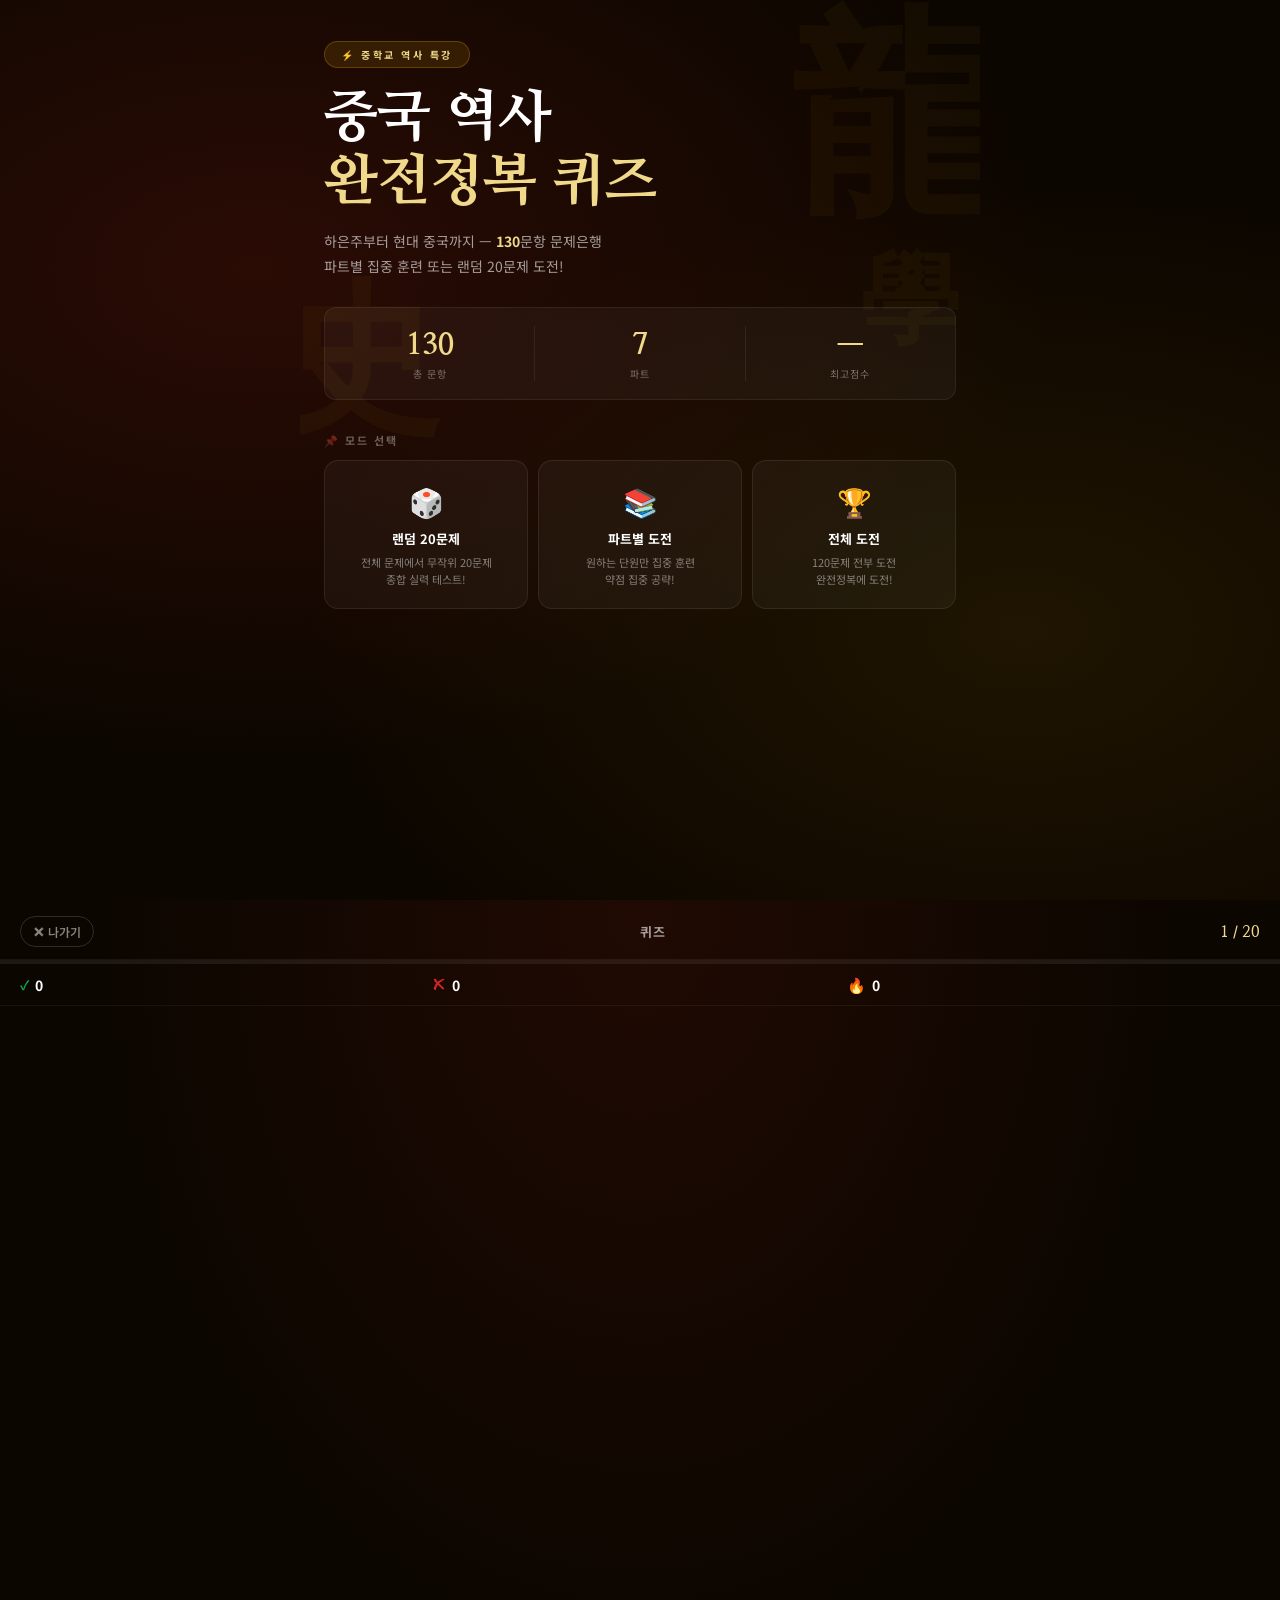
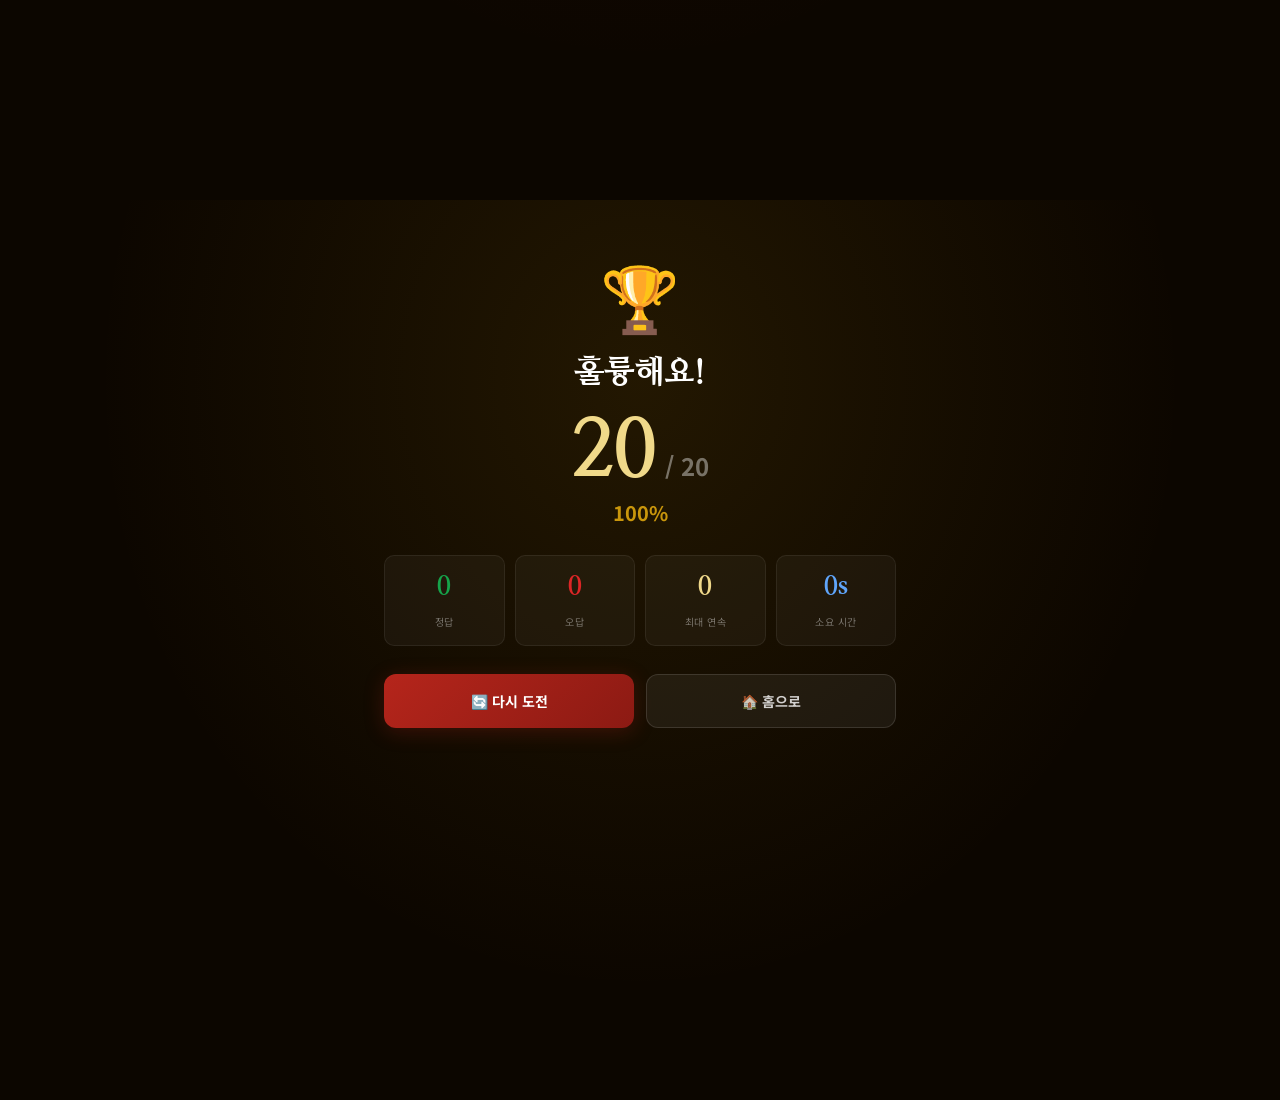
<file: index.html>
<!DOCTYPE html>
<html lang="ko">
<head>
<meta charset="UTF-8">
<meta name="viewport" content="width=device-width, initial-scale=1.0">
<title>중국 역사 퀴즈 🐉 | China History Quiz</title>
<link rel="preconnect" href="https://fonts.googleapis.com">
<link href="https://fonts.googleapis.com/css2?family=Nanum+Myeongjo:wght@400;700;800&family=Noto+Sans+KR:wght@300;400;500;700;900&display=swap" rel="stylesheet">
<style>/* ── RESET & BASE ── */
*, *::before, *::after { margin: 0; padding: 0; box-sizing: border-box; }
html { scroll-behavior: smooth; }

:root {
  --ink:      #0C0600;
  --paper:    #FAF5E9;
  --red:      #B5251B;
  --red2:     #8C1A13;
  --gold:     #C9960C;
  --gold-lt:  #F0D98A;
  --jade:     #1D6B45;
  --blue:     #1A3F6F;
  --bg:       #0C0600;
  --correct:  #16a34a;
  --wrong:    #dc2626;
}

body {
  font-family: 'Noto Sans KR', sans-serif;
  background: var(--bg);
  color: #fff;
  min-height: 100vh;
  overflow-x: hidden;
}

/* ── PARTICLES ── */
.particles {
  position: fixed; inset: 0;
  pointer-events: none; z-index: 0;
  overflow: hidden;
}
.particle {
  position: absolute;
  font-family: 'Nanum Myeongjo', serif;
  color: rgba(201,150,12,.06);
  font-size: 40px;
  font-weight: 800;
  animation: float linear infinite;
  user-select: none;
}
@keyframes float {
  from { transform: translateY(110vh) rotate(0deg); opacity: 0; }
  10%  { opacity: 1; }
  90%  { opacity: .6; }
  to   { transform: translateY(-10vh) rotate(360deg); opacity: 0; }
}

/* ── SCREEN SYSTEM ── */
.screen {
  display: none;
  position: relative; z-index: 10;
  min-height: 100vh;
}
.screen.active { display: block; }

/* ════════════════════════════════
   HOME SCREEN
════════════════════════════════ */
#screen-home {
  background:
    radial-gradient(ellipse at 20% 30%, rgba(181,37,27,.18) 0%, transparent 55%),
    radial-gradient(ellipse at 80% 70%, rgba(201,150,12,.1) 0%, transparent 50%),
    #0C0600;
}

.home-wrap {
  max-width: 680px;
  margin: 0 auto;
  padding: 40px 24px 60px;
  position: relative;
}

/* Decorative kanji */
.home-deco {
  position: absolute;
  inset: 0;
  pointer-events: none;
  overflow: hidden;
}
.deco-char {
  position: absolute;
  font-family: 'Nanum Myeongjo', serif;
  font-weight: 800;
  color: rgba(201,150,12,.05);
}
.c1 { font-size: 220px; right: -30px; top: -30px; }
.c2 { font-size: 160px; left: -20px; bottom: 200px; }
.c3 { font-size: 100px; right: 20px; bottom: 300px; }

.home-content { position: relative; z-index: 1; }

.home-badge {
  display: inline-block;
  background: rgba(201,150,12,.15);
  border: 1px solid rgba(201,150,12,.3);
  color: var(--gold-lt);
  font-size: 10px; font-weight: 700; letter-spacing: 2.5px;
  padding: 5px 16px; border-radius: 20px;
  margin-bottom: 18px;
  animation: fadeDown .6s ease both;
}

.home-title {
  font-family: 'Nanum Myeongjo', serif;
  font-size: clamp(38px, 8vw, 56px);
  font-weight: 800;
  color: #fff;
  line-height: 1.15;
  margin-bottom: 14px;
  animation: fadeDown .6s .1s ease both;
}
.home-title em {
  color: var(--gold-lt);
  font-style: normal;
  display: block;
}

.home-desc {
  color: rgba(255,255,255,.6);
  font-size: 14px; line-height: 1.8;
  margin-bottom: 28px;
  animation: fadeDown .6s .2s ease both;
}
.home-desc strong { color: var(--gold-lt); font-weight: 700; }

/* Stats */
.home-stats {
  display: flex; gap: 0;
  background: rgba(255,255,255,.04);
  border: 1px solid rgba(255,255,255,.07);
  border-radius: 12px;
  padding: 18px 0;
  margin-bottom: 32px;
  animation: fadeDown .6s .3s ease both;
}
.stat-item {
  flex: 1; text-align: center;
  border-right: 1px solid rgba(255,255,255,.07);
}
.stat-item:last-child { border-right: none; }
.stat-num {
  display: block;
  font-family: 'Nanum Myeongjo', serif;
  font-size: 30px; font-weight: 800;
  color: var(--gold-lt);
}
.stat-lbl {
  font-size: 10px; letter-spacing: 1px;
  color: rgba(255,255,255,.4);
  margin-top: 2px; display: block;
}

/* Mode Section */
.mode-section { animation: fadeDown .6s .4s ease both; }
.mode-label {
  font-size: 11px; font-weight: 700; letter-spacing: 2px;
  color: rgba(255,255,255,.35);
  margin-bottom: 12px;
}

.mode-cards { display: grid; grid-template-columns: 1fr 1fr 1fr; gap: 10px; }

.mode-card {
  background: rgba(255,255,255,.04);
  border: 1.5px solid rgba(255,255,255,.08);
  border-radius: 14px;
  padding: 20px 14px;
  cursor: pointer;
  text-align: center;
  transition: all .22s ease;
  position: relative;
  overflow: hidden;
}
.mode-card::before {
  content: '';
  position: absolute; inset: 0;
  background: linear-gradient(135deg, rgba(201,150,12,.1), transparent);
  opacity: 0; transition: opacity .22s;
}
.mode-card:hover { border-color: var(--gold); transform: translateY(-3px); box-shadow: 0 8px 30px rgba(201,150,12,.15); }
.mode-card:hover::before { opacity: 1; }

.mode-icon { font-size: 28px; margin-bottom: 8px; }
.mode-name { font-size: 13px; font-weight: 700; color: #fff; margin-bottom: 6px; }
.mode-desc { font-size: 11px; color: rgba(255,255,255,.45); line-height: 1.55; }

/* Part Select */
.part-select {
  margin-top: 20px;
  animation: fadeDown .3s ease both;
}
.part-select-title {
  font-size: 13px; font-weight: 700; letter-spacing: 1px;
  color: rgba(255,255,255,.5);
  margin-bottom: 14px;
}
.part-grid { display: grid; grid-template-columns: 1fr 1fr; gap: 10px; margin-bottom: 14px; }

.part-btn {
  background: rgba(255,255,255,.04);
  border: 1.5px solid rgba(255,255,255,.1);
  border-radius: 10px;
  padding: 14px 16px;
  cursor: pointer;
  text-align: left;
  transition: all .2s;
  color: #fff;
}
.part-btn:hover { border-color: var(--gold); background: rgba(201,150,12,.1); transform: translateY(-2px); }
.part-btn-icon { font-size: 20px; margin-bottom: 6px; display: block; }
.part-btn-name { font-size: 12px; font-weight: 700; color: #fff; margin-bottom: 3px; }
.part-btn-count { font-size: 10px; color: rgba(255,255,255,.4); }

.btn-back {
  width: 100%;
  padding: 12px;
  background: rgba(255,255,255,.06);
  border: 1px solid rgba(255,255,255,.1);
  border-radius: 8px;
  color: rgba(255,255,255,.5);
  font-size: 13px;
  cursor: pointer;
  transition: all .2s;
  font-family: inherit;
}
.btn-back:hover { color: #fff; background: rgba(255,255,255,.1); }

/* ════════════════════════════════
   QUIZ SCREEN
════════════════════════════════ */
#screen-quiz {
  background:
    radial-gradient(ellipse at 50% 0%, rgba(181,37,27,.12) 0%, transparent 60%),
    #0C0600;
  display: flex; flex-direction: column;
}

/* Quiz Header */
.quiz-header {
  display: flex; align-items: center; justify-content: space-between;
  padding: 16px 20px 12px;
  border-bottom: 1px solid rgba(255,255,255,.06);
}
.btn-exit {
  background: none; border: 1px solid rgba(255,255,255,.15);
  color: rgba(255,255,255,.5); font-size: 12px; font-weight: 600;
  padding: 6px 12px; border-radius: 20px;
  cursor: pointer; transition: all .2s; font-family: inherit;
}
.btn-exit:hover { border-color: var(--wrong); color: var(--wrong); }

.quiz-title-bar {
  font-size: 13px; font-weight: 700; color: rgba(255,255,255,.6);
  letter-spacing: 1px;
}
.quiz-progress-text {
  font-size: 13px; font-weight: 700;
  color: var(--gold-lt);
  min-width: 48px; text-align: right;
}
.quiz-progress-text span { font-family: 'Nanum Myeongjo', serif; font-size: 16px; }

/* Progress Bar */
.progress-wrap {
  height: 4px; background: rgba(255,255,255,.07);
  position: relative;
}
.progress-bar {
  height: 100%;
  background: linear-gradient(90deg, var(--gold), #F5E6A3);
  transition: width .4s cubic-bezier(.4,0,.2,1);
  width: 0%;
}
.progress-streak {
  position: absolute; right: 0; top: 0; bottom: 0;
  background: var(--red);
  width: 0%; transition: width .3s;
}

/* Score Bar */
.score-bar {
  display: flex; gap: 0;
  padding: 10px 20px;
  border-bottom: 1px solid rgba(255,255,255,.05);
}
.score-item {
  display: flex; align-items: center; gap: 6px;
  flex: 1; font-size: 14px; font-weight: 700;
}
.score-icon { font-size: 13px; }
.correct-count .score-icon { color: var(--correct); }
.wrong-count .score-icon { color: var(--wrong); }
.streak-count .score-icon { font-size: 15px; }

/* Question Area */
.question-area {
  flex: 1;
  padding: 24px 20px 28px;
  max-width: 720px;
  margin: 0 auto;
  width: 100%;
  display: flex; flex-direction: column;
}

.q-dynasty-badge {
  display: inline-block;
  font-size: 9px; font-weight: 900; letter-spacing: 2.5px;
  padding: 3px 12px; border-radius: 20px;
  margin-bottom: 12px;
  align-self: flex-start;
}

.q-number {
  font-size: 11px; font-weight: 700; letter-spacing: 1px;
  color: rgba(255,255,255,.3);
  margin-bottom: 8px;
}

.q-text {
  font-size: clamp(16px, 4vw, 20px);
  font-weight: 700;
  color: #fff;
  line-height: 1.6;
  margin-bottom: 28px;
  min-height: 60px;
}

/* Options */
.q-options {
  display: grid; gap: 10px;
  margin-bottom: 20px;
}

.opt-btn {
  background: rgba(255,255,255,.04);
  border: 1.5px solid rgba(255,255,255,.1);
  border-radius: 12px;
  padding: 14px 18px;
  color: rgba(255,255,255,.85);
  font-size: 14px; font-weight: 500;
  text-align: left;
  cursor: pointer;
  transition: all .18s ease;
  display: flex; align-items: center; gap: 12px;
  font-family: inherit;
  position: relative;
  overflow: hidden;
}
.opt-btn::before {
  content: '';
  position: absolute; inset: 0;
  background: rgba(201,150,12,.08);
  opacity: 0; transition: opacity .18s;
}
.opt-btn:hover:not(:disabled) {
  border-color: rgba(201,150,12,.5);
  transform: translateX(4px);
  color: #fff;
}
.opt-btn:hover:not(:disabled)::before { opacity: 1; }

.opt-btn:disabled { cursor: default; }

.opt-label {
  width: 26px; height: 26px;
  border-radius: 50%;
  background: rgba(255,255,255,.08);
  border: 1px solid rgba(255,255,255,.15);
  display: flex; align-items: center; justify-content: center;
  font-size: 11px; font-weight: 700;
  color: rgba(255,255,255,.5);
  flex-shrink: 0;
  transition: all .18s;
}
.opt-btn:hover:not(:disabled) .opt-label {
  background: rgba(201,150,12,.2);
  border-color: var(--gold);
  color: var(--gold-lt);
}

/* Answer States */
.opt-btn.correct {
  background: rgba(22,163,74,.15);
  border-color: var(--correct);
  color: #fff;
  transform: translateX(0);
  animation: correctPop .3s ease;
}
.opt-btn.correct .opt-label {
  background: var(--correct);
  border-color: var(--correct);
  color: #fff;
}
.opt-btn.wrong {
  background: rgba(220,38,38,.15);
  border-color: var(--wrong);
  color: rgba(255,255,255,.7);
}
.opt-btn.wrong .opt-label {
  background: var(--wrong);
  border-color: var(--wrong);
  color: #fff;
}
.opt-btn.reveal {
  background: rgba(22,163,74,.08);
  border-color: rgba(22,163,74,.35);
  color: rgba(255,255,255,.55);
}

@keyframes correctPop {
  0%   { transform: scale(1); }
  40%  { transform: scale(1.02) translateX(4px); }
  100% { transform: scale(1) translateX(0); }
}

/* Explanation */
.q-explanation {
  background: rgba(201,150,12,.08);
  border: 1px solid rgba(201,150,12,.2);
  border-radius: 10px;
  padding: 14px 16px;
  display: flex; gap: 10px; align-items: flex-start;
  margin-bottom: 18px;
  animation: fadeDown .3s ease;
}
.ex-icon { font-size: 18px; flex-shrink: 0; margin-top: 1px; }
.ex-text { font-size: 13px; color: rgba(255,255,255,.75); line-height: 1.7; }

/* Next Button */
.btn-next {
  padding: 16px 28px;
  background: linear-gradient(135deg, var(--red), var(--red2));
  border: none; border-radius: 12px;
  color: #fff; font-size: 15px; font-weight: 700;
  cursor: pointer;
  transition: all .2s; font-family: inherit;
  letter-spacing: .5px;
  animation: fadeUp .3s ease;
  box-shadow: 0 4px 20px rgba(181,37,27,.3);
}
.btn-next:hover { transform: translateY(-2px); box-shadow: 0 8px 30px rgba(181,37,27,.4); }
.btn-next.last { background: linear-gradient(135deg, var(--gold), #a37a09); box-shadow: 0 4px 20px rgba(201,150,12,.3); }
.btn-next.last:hover { box-shadow: 0 8px 30px rgba(201,150,12,.4); }

/* ════════════════════════════════
   RESULT SCREEN
════════════════════════════════ */
#screen-result {
  background:
    radial-gradient(ellipse at 50% 20%, rgba(201,150,12,.12) 0%, transparent 60%),
    #0C0600;
  display: flex; align-items: flex-start; justify-content: center;
}

.result-wrap {
  max-width: 560px; width: 100%;
  padding: 48px 24px 60px;
  text-align: center;
}

.result-emoji {
  font-size: 64px;
  display: block; margin-bottom: 12px;
  animation: bounceIn .6s ease;
}
@keyframes bounceIn {
  0%   { transform: scale(0) rotate(-20deg); opacity: 0; }
  60%  { transform: scale(1.1) rotate(5deg); }
  100% { transform: scale(1) rotate(0); opacity: 1; }
}

.result-title {
  font-family: 'Nanum Myeongjo', serif;
  font-size: 32px; font-weight: 800;
  color: #fff; margin-bottom: 20px;
  animation: fadeDown .5s .2s ease both;
}

.result-score-wrap {
  display: flex; align-items: baseline; justify-content: center;
  gap: 8px; margin-bottom: 6px;
  animation: fadeDown .5s .3s ease both;
}
.result-big-score {
  font-family: 'Nanum Myeongjo', serif;
  font-size: 80px; font-weight: 800;
  color: var(--gold-lt);
  line-height: 1;
}
.result-score-denom {
  font-size: 24px; color: rgba(255,255,255,.4);
  font-weight: 700;
}

.result-pct {
  font-size: 20px; font-weight: 700; color: var(--gold);
  margin-bottom: 8px;
  animation: fadeDown .5s .35s ease both;
}

.result-msg {
  font-size: 14px; color: rgba(255,255,255,.55);
  line-height: 1.7; margin-bottom: 28px;
  animation: fadeDown .5s .4s ease both;
}

.result-stats {
  display: grid; grid-template-columns: repeat(4,1fr);
  gap: 10px; margin-bottom: 28px;
  animation: fadeDown .5s .45s ease both;
}
.rs-item {
  background: rgba(255,255,255,.04);
  border: 1px solid rgba(255,255,255,.07);
  border-radius: 10px; padding: 14px 8px;
}
.rs-num {
  display: block;
  font-family: 'Nanum Myeongjo', serif;
  font-size: 26px; font-weight: 800;
  margin-bottom: 4px;
}
.rs-num.green  { color: var(--correct); }
.rs-num.red    { color: var(--wrong); }
.rs-num.gold   { color: var(--gold-lt); }
.rs-num.blue   { color: #60a5fa; }
.rs-lbl { font-size: 10px; color: rgba(255,255,255,.4); letter-spacing: .5px; }

/* Wrong Review */
.wrong-review {
  text-align: left;
  background: rgba(220,38,38,.07);
  border: 1px solid rgba(220,38,38,.2);
  border-radius: 12px; padding: 18px;
  margin-bottom: 24px;
  animation: fadeDown .5s .5s ease both;
  max-height: 280px; overflow-y: auto;
}
.wrong-review::-webkit-scrollbar { width: 4px; }
.wrong-review::-webkit-scrollbar-thumb { background: rgba(220,38,38,.4); border-radius: 2px; }
.wr-title {
  font-size: 12px; font-weight: 700; letter-spacing: 1px;
  color: rgba(255,255,255,.5); margin-bottom: 14px;
}
.wr-item {
  padding: 10px 0;
  border-bottom: 1px solid rgba(255,255,255,.06);
  font-size: 13px;
}
.wr-item:last-child { border-bottom: none; padding-bottom: 0; }
.wr-q { color: rgba(255,255,255,.75); margin-bottom: 5px; line-height: 1.55; }
.wr-a { color: var(--correct); font-weight: 600; font-size: 12px; }

/* Result Buttons */
.result-btns {
  display: grid; grid-template-columns: 1fr 1fr;
  gap: 12px;
  animation: fadeDown .5s .55s ease both;
}
.btn-retry, .btn-home {
  padding: 16px; border-radius: 12px;
  font-size: 14px; font-weight: 700;
  cursor: pointer; transition: all .2s; font-family: inherit;
  border: none;
}
.btn-retry {
  background: linear-gradient(135deg, var(--red), var(--red2));
  color: #fff;
  box-shadow: 0 4px 20px rgba(181,37,27,.25);
}
.btn-retry:hover { transform: translateY(-2px); box-shadow: 0 8px 28px rgba(181,37,27,.35); }
.btn-home {
  background: rgba(255,255,255,.06);
  border: 1.5px solid rgba(255,255,255,.12) !important;
  color: rgba(255,255,255,.8);
}
.btn-home:hover { background: rgba(255,255,255,.1); color: #fff; }

/* ── TOAST ── */
.toast {
  position: fixed; bottom: 24px; left: 50%; transform: translateX(-50%) translateY(20px);
  background: rgba(22,163,74,.95); color: #fff;
  padding: 10px 24px; border-radius: 30px;
  font-size: 13px; font-weight: 700;
  opacity: 0; transition: all .3s; z-index: 1000;
  pointer-events: none; white-space: nowrap;
  backdrop-filter: blur(8px);
}
.toast.wrong-toast { background: rgba(220,38,38,.95); }
.toast.show { opacity: 1; transform: translateX(-50%) translateY(0); }

/* ── COMBO POPUP ── */
.combo-popup {
  position: fixed; top: 30%; left: 50%; transform: translateX(-50%) scale(0);
  background: linear-gradient(135deg, var(--gold), #a37a09);
  color: var(--ink); font-family: 'Nanum Myeongjo', serif;
  font-size: 22px; font-weight: 800;
  padding: 14px 30px; border-radius: 40px;
  z-index: 1000; pointer-events: none;
  box-shadow: 0 8px 32px rgba(201,150,12,.4);
  transition: all .25s cubic-bezier(.34,1.56,.64,1);
  white-space: nowrap;
}
.combo-popup.show { transform: translateX(-50%) scale(1); }

/* ── ANIMATIONS ── */
@keyframes fadeDown {
  from { opacity: 0; transform: translateY(-14px); }
  to   { opacity: 1; transform: translateY(0); }
}
@keyframes fadeUp {
  from { opacity: 0; transform: translateY(14px); }
  to   { opacity: 1; transform: translateY(0); }
}
@keyframes shake {
  0%,100% { transform: translateX(0); }
  20%      { transform: translateX(-6px); }
  40%      { transform: translateX(6px); }
  60%      { transform: translateX(-4px); }
  80%      { transform: translateX(4px); }
}
.shake { animation: shake .35s ease; }

/* ── RESPONSIVE ── */
@media (max-width: 480px) {
  .mode-cards { grid-template-columns: 1fr; }
  .part-grid  { grid-template-columns: 1fr; }
  .result-stats { grid-template-columns: repeat(2,1fr); }
  .q-text { font-size: 15px; }
  .opt-btn { font-size: 13px; }
  .result-big-score { font-size: 64px; }
  .result-btns { grid-template-columns: 1fr; }
  .home-title { font-size: 34px; }
  .c1 { font-size: 140px; }
}

/* ── SCROLLBAR ── */
::-webkit-scrollbar { width: 4px; }
::-webkit-scrollbar-thumb { background: rgba(201,150,12,.3); border-radius: 2px; }
</style>
</head>
<body>

<!-- ── PARTICLES BG ── -->
<div class="particles" id="particles"></div>

<!-- ══════════ SCREEN: HOME ══════════ -->
<div id="screen-home" class="screen active">
  <div class="home-wrap">
    <div class="home-deco">
      <span class="deco-char c1">龍</span>
      <span class="deco-char c2">史</span>
      <span class="deco-char c3">學</span>
    </div>
    <div class="home-content">
      <div class="home-badge">⚡ 중학교 역사 특강</div>
      <h1 class="home-title">중국 역사<br><em>완전정복 퀴즈</em></h1>
      <p class="home-desc">하은주부터 현대 중국까지 — <strong id="total-count">120</strong>문항 문제은행<br>파트별 집중 훈련 또는 랜덤 20문제 도전!</p>

      <div class="home-stats">
        <div class="stat-item">
          <span class="stat-num" id="stat-total">120</span>
          <span class="stat-lbl">총 문항</span>
        </div>
        <div class="stat-item">
          <span class="stat-num">7</span>
          <span class="stat-lbl">파트</span>
        </div>
        <div class="stat-item">
          <span class="stat-num" id="stat-best">—</span>
          <span class="stat-lbl">최고점수</span>
        </div>
      </div>

      <!-- MODE SELECT -->
      <div class="mode-section">
        <div class="mode-label">📌 모드 선택</div>
        <div class="mode-cards">
          <div class="mode-card" id="mode-random" onclick="startRandom()">
            <div class="mode-icon">🎲</div>
            <div class="mode-name">랜덤 20문제</div>
            <div class="mode-desc">전체 문제에서 무작위 20문제<br>종합 실력 테스트!</div>
          </div>
          <div class="mode-card" id="mode-part" onclick="showPartSelect()">
            <div class="mode-icon">📚</div>
            <div class="mode-name">파트별 도전</div>
            <div class="mode-desc">원하는 단원만 집중 훈련<br>약점 집중 공략!</div>
          </div>
          <div class="mode-card" id="mode-full" onclick="startFull()">
            <div class="mode-icon">🏆</div>
            <div class="mode-name">전체 도전</div>
            <div class="mode-desc">120문제 전부 도전<br>완전정복에 도전!</div>
          </div>
        </div>
      </div>

      <!-- PART SELECT (hidden by default) -->
      <div class="part-select" id="part-select" style="display:none">
        <div class="part-select-title">📖 파트를 선택하세요</div>
        <div class="part-grid" id="part-grid"></div>
        <button class="btn-back" onclick="hidePartSelect()">← 돌아가기</button>
      </div>
    </div>
  </div>
</div>

<!-- ══════════ SCREEN: QUIZ ══════════ -->
<div id="screen-quiz" class="screen">
  <!-- Header -->
  <div class="quiz-header">
    <button class="btn-exit" onclick="confirmExit()">✕ 나가기</button>
    <div class="quiz-title-bar" id="quiz-title-bar">퀴즈</div>
    <div class="quiz-progress-text"><span id="q-current">1</span> / <span id="q-total">20</span></div>
  </div>

  <!-- Progress Bar -->
  <div class="progress-wrap">
    <div class="progress-bar" id="progress-bar"></div>
    <div class="progress-streak" id="progress-streak"></div>
  </div>

  <!-- Score Bar -->
  <div class="score-bar">
    <div class="score-item correct-count">
      <span class="score-icon">✓</span>
      <span id="s-correct">0</span>
    </div>
    <div class="score-item wrong-count">
      <span class="score-icon">✗</span>
      <span id="s-wrong">0</span>
    </div>
    <div class="score-item streak-count">
      <span class="score-icon">🔥</span>
      <span id="s-streak">0</span>
    </div>
  </div>

  <!-- Question Area -->
  <div class="question-area" id="question-area">
    <div class="q-dynasty-badge" id="q-dynasty-badge"></div>
    <div class="q-number" id="q-number"></div>
    <div class="q-text" id="q-text"></div>
    <div class="q-options" id="q-options"></div>
    <div class="q-explanation" id="q-explanation" style="display:none">
      <div class="ex-icon">💡</div>
      <div class="ex-text" id="ex-text"></div>
    </div>
    <button class="btn-next" id="btn-next" style="display:none" onclick="nextQuestion()">다음 문제 →</button>
  </div>
</div>

<!-- ══════════ SCREEN: RESULT ══════════ -->
<div id="screen-result" class="screen">
  <div class="result-wrap">
    <div class="result-emoji" id="result-emoji">🏆</div>
    <div class="result-title" id="result-title">훌륭해요!</div>
    <div class="result-score-wrap">
      <div class="result-big-score" id="result-big-score">20</div>
      <div class="result-score-denom" id="result-score-denom">/ 20</div>
    </div>
    <div class="result-pct" id="result-pct">100%</div>
    <div class="result-msg" id="result-msg"></div>

    <div class="result-stats">
      <div class="rs-item">
        <span class="rs-num green" id="rs-correct">0</span>
        <span class="rs-lbl">정답</span>
      </div>
      <div class="rs-item">
        <span class="rs-num red" id="rs-wrong">0</span>
        <span class="rs-lbl">오답</span>
      </div>
      <div class="rs-item">
        <span class="rs-num gold" id="rs-streak">0</span>
        <span class="rs-lbl">최대 연속</span>
      </div>
      <div class="rs-item">
        <span class="rs-num blue" id="rs-time">0s</span>
        <span class="rs-lbl">소요 시간</span>
      </div>
    </div>

    <!-- 틀린 문제 복습 -->
    <div class="wrong-review" id="wrong-review" style="display:none">
      <div class="wr-title">📝 틀린 문제 복습</div>
      <div class="wr-list" id="wr-list"></div>
    </div>

    <div class="result-btns">
      <button class="btn-retry" onclick="retryQuiz()">🔄 다시 도전</button>
      <button class="btn-home" onclick="goHome()">🏠 홈으로</button>
    </div>
  </div>
</div>

<!-- ── TOAST ── -->
<div class="toast" id="toast"></div>

<!-- ── COMBO POPUP ── -->
<div class="combo-popup" id="combo-popup"></div>

<script>const QUESTION_BANK = {

  // ══════════════════════════════════════════
  // PART 1: 고대 문명 & 하·은·주 (20문항)
  // ══════════════════════════════════════════
  ancient: {
    label: "🏺 고대 문명 · 하·은·주",
    color: "#C9960C",
    questions: [
      {
        q: "중국 최초로 역사적 실존이 고고학적으로 확인된 왕조는?",
        opts: ["하(夏)나라","은(殷/商)나라","주(周)나라","진(秦)나라"],
        a: 1,
        ex: "은나라는 갑골문자와 은허(殷墟) 유적으로 실존이 증명됩니다. 하나라는 전설적 요소가 강하며 아직 연구 중입니다."
      },
      {
        q: "은나라 때 거북 껍데기나 동물 뼈에 새겨 점괘를 기록한 중국 최초의 문자는?",
        opts: ["소전(小篆)","예서(隸書)","갑골문자(甲骨文字)","행서(行書)"],
        a: 2,
        ex: "甲(갑옷 갑 = 거북 등껍데기), 骨(뼈 골). 갑골문자는 오늘날 한자의 조상입니다."
      },
      {
        q: "주나라가 실시한 지방 통치 제도로, 왕이 공신·왕족에게 토지를 나눠준 제도는?",
        opts: ["봉건제(封建制)","군현제(郡縣制)","과거제(科擧制)","역참제(驛站制)"],
        a: 0,
        ex: "봉건제는 주나라의 지방 통치 제도입니다. 진나라가 이를 폐지하고 군현제를 도입했습니다."
      },
      {
        q: "황하 문명은 세계 4대 문명 중 하나입니다. 나머지 3개 문명이 아닌 것은?",
        opts: ["이집트 문명","메소포타미아 문명","인더스 문명","황하 문명"],
        a: 3,
        ex: "4대 문명: 이집트·메소포타미아·인더스·황하. 황하 문명이 4대 문명 중 하나이므로 '나머지'에 속하지 않습니다."
      },
      {
        q: "춘추전국시대에 '인(仁)과 예(禮)'를 강조하며 유교를 창시한 인물은?",
        opts: ["노자","한비자","공자","묵자"],
        a: 2,
        ex: "공자(孔子)는 유가(儒家)의 창시자입니다. 핵심 사상: 인(仁)·의(義)·예(禮)·충(忠)·효(孝)."
      },
      {
        q: "'무위자연(無爲自然)'을 강조하며 도가(道家)를 창시한 인물은?",
        opts: ["공자","맹자","노자","장자"],
        a: 2,
        ex: "노자(老子)는 도가 창시자. 《도덕경》 저술. '억지로 하지 말고 자연의 흐름에 따르라'가 핵심입니다."
      },
      {
        q: "법가(法家) 사상을 집대성하여 '엄격한 법과 형벌로 나라를 다스려야 한다'고 주장한 인물은?",
        opts: ["공자","한비자","손자","묵자"],
        a: 1,
        ex: "한비자(韓非子)는 법가(法家) 대표 인물. 진나라가 법가를 채택해 중국 최초 통일에 성공했습니다."
      },
      {
        q: "춘추전국시대에 다양한 사상가들이 등장한 현상을 무엇이라 하는가?",
        opts: ["황금시대","제자백가(諸子百家)","문예부흥","이학운동"],
        a: 1,
        ex: "제자백가(諸子百家)는 춘추전국시대 다양한 사상가 집단을 총칭합니다. 유·도·법·묵·병·종횡가 등이 있습니다."
      },
      {
        q: "전국시대 7개의 강국을 무엇이라 부르는가?",
        opts: ["전국5패","전국7웅","춘추3국","동방6국"],
        a: 1,
        ex: "전국7웅: 진·초·연·제·조·위·한. 암기법: '진초연제조위한' 반복!"
      },
      {
        q: "《손자병법》을 저술하여 '지피지기면 백전불태(知彼知己 百戰不殆)'라는 명언을 남긴 인물은?",
        opts: ["공자","한비자","손자(孫子)","오자(吳子)"],
        a: 2,
        ex: "손자(孫子)는 병가(兵家) 사상가. 《손자병법》은 세계 최고의 병법서로 현재도 경영·전략서로 널리 읽힙니다."
      },
      {
        q: "주나라 말기 왕권이 약해지면서 시작된 혼란의 시대는?",
        opts: ["황금시대","춘추전국시대","오호십육국시대","삼국시대"],
        a: 1,
        ex: "춘추전국시대(BC 770~BC 221): 약 550년간 지속된 혼란기. 하지만 이 시기에 제자백가가 등장해 사상의 황금기가 됐습니다."
      },
      {
        q: "하나라의 건국 시조로 홍수를 다스려 나라를 세웠다고 전해지는 인물은?",
        opts: ["황제(黃帝)","요(堯)","순(舜)","우(禹)"],
        a: 3,
        ex: "우(禹)임금이 홍수를 다스리는 공로로 임금이 된 후 하나라를 건국했다고 전해집니다."
      },
      {
        q: "중국 4대 문명 발상지인 황하(黃河)의 색이 누런 이유는?",
        opts: ["금이 많이 녹아있어서","황토 고원의 흙이 강에 섞여서","해조류 때문에","일몰 반사 때문에"],
        a: 1,
        ex: "황하는 황토 고원을 흐르며 흙이 섞여 누런색이 됩니다. 그래서 '황하(黃河·누런 강)'라는 이름이 붙었습니다."
      },
      {
        q: "묵가(墨家)의 창시자 묵자(墨子)가 주장한 핵심 사상은?",
        opts: ["법치주의","겸애(兼愛·차별 없는 사랑)","무위자연","인의예지"],
        a: 1,
        ex: "묵자는 겸애(兼愛) — 모든 사람을 차별 없이 똑같이 사랑해야 한다고 주장했습니다. 공자의 차등적 사랑(인)과 구별됩니다."
      },
      {
        q: "은나라의 왕이 점을 치기 위해 사용한 동물은?",
        opts: ["말","소","거북이와 소","개"],
        a: 2,
        ex: "갑골문자(甲骨文字): 甲=거북 등껍데기, 骨=동물 뼈(주로 소). 불로 지져 갈라지는 금의 모양으로 점을 쳤습니다."
      },
      {
        q: "주나라 말기 수도를 동쪽 낙읍으로 옮긴 후를 무엇이라 부르는가?",
        opts: ["서주(西周)","동주(東周)","북주(北周)","남주(南周)"],
        a: 1,
        ex: "동주(東周, BC 770~BC 256): 주나라 왕이 수도를 동쪽으로 옮긴 후. 이때부터 왕권이 급격히 약해지고 춘추전국시대가 시작됩니다."
      },
      {
        q: "공자의 제자들이 공자의 말씀을 모아 편찬한 책은?",
        opts: ["도덕경(道德經)","논어(論語)","맹자(孟子)","순자(荀子)"],
        a: 1,
        ex: "《논어(論語)》는 공자의 제자들이 편찬. '學而時習之 不亦說乎(배우고 때때로 익히면 즐겁지 아니한가)'가 첫 문장입니다."
      },
      {
        q: "노자가 저술한, 성경 다음으로 세계에서 가장 많이 번역된 책은?",
        opts: ["논어(論語)","도덕경(道德經)","손자병법(孫子兵法)","장자(莊子)"],
        a: 1,
        ex: "《도덕경(道德經)》은 노자가 저술한 81장의 책. 80개 이상 언어로 번역됐습니다."
      },
      {
        q: "맹자(孟子)가 주장한 인간 본성에 대한 이론은?",
        opts: ["성악설(性惡說)","성선설(性善說)","백지설","중용설"],
        a: 1,
        ex: "맹자는 성선설(性善說) — 인간의 본성은 선하다. 순자는 반대로 성악설(性惡說)을 주장했습니다."
      },
      {
        q: "은나라의 수도이자 현재 세계문화유산으로 등재된 고고학 유적지는?",
        opts: ["낙읍(洛邑)","호경(鎬京)","은허(殷墟)","함양(咸陽)"],
        a: 2,
        ex: "은허(殷墟)는 현재 중국 허난성 안양시에 위치. 갑골문자와 청동기 유물이 대거 발굴된 은나라의 수도 유적입니다."
      }
    ]
  },

  // ══════════════════════════════════════════
  // PART 2: 진·한나라 (20문항)
  // ══════════════════════════════════════════
  qin_han: {
    label: "👑 진·한나라",
    color: "#B5251B",
    questions: [
      {
        q: "진시황이 중국을 최초로 통일한 해는?",
        opts: ["BC 256년","BC 221년","BC 206년","BC 195년"],
        a: 1,
        ex: "BC 221년, 진왕 영정이 전국 7웅을 모두 정복하고 중국 최초 통일. 이때 '황제(皇帝)' 칭호를 처음 만들어 사용했습니다."
      },
      {
        q: "'황제(皇帝)'라는 칭호를 처음으로 만들어 사용한 인물은?",
        opts: ["주 문왕","유방","진시황","한무제"],
        a: 2,
        ex: "진시황이 '삼황오제(三皇五帝)'에서 각각 한 글자씩 따와 '황제(皇帝)'를 만들었습니다. '시(始)'황제 = 첫 번째 황제."
      },
      {
        q: "진시황이 봉건제를 폐지하고 도입한 지방 행정 제도는?",
        opts: ["봉건제","군현제(郡縣制)","역참제","균전제"],
        a: 1,
        ex: "군현제: 전국을 36개 군(郡)으로 나누고, 황제가 직접 임명한 관리 파견 → 중앙집권 강화. 이후 모든 왕조가 채택했습니다."
      },
      {
        q: "진시황이 유교 서적을 불태우고 유학자들을 생매장한 사건은?",
        opts: ["황건적의 난","정강의 변","분서갱유(焚書坑儒)","오호십육국"],
        a: 2,
        ex: "분서갱유(BC 213~212): 焚書(책 불태움) + 坑儒(유학자 생매장). 법가 독존, 사상 통제 목적. 역사상 최초 대규모 사상 탄압."
      },
      {
        q: "진시황의 무덤을 지키는 8,000여 개의 흙으로 구운 병사 조각상은?",
        opts: ["황금인형","병마용(兵馬俑)","테라코타","석상군"],
        a: 1,
        ex: "병마용(兵馬俑): 1974년 농부가 우물 파다가 우연히 발견. 8,000개 이상, 각각 얼굴이 모두 다릅니다. 세계문화유산."
      },
      {
        q: "진나라가 북방 흉노족을 막기 위해 기존 성벽을 연결한 것은?",
        opts: ["자금성","아방궁","만리장성","대운하"],
        a: 2,
        ex: "만리장성: 진시황 때 기존 성벽 연결. 현재 우리가 보는 모습은 명나라 때 대대적으로 보수한 것입니다."
      },
      {
        q: "진나라는 통일 후 몇 년 만에 멸망했는가?",
        opts: ["15년","30년","50년","100년"],
        a: 0,
        ex: "진나라는 BC 221년 통일 후 BC 206년 멸망까지 불과 15년! 무리한 공사와 가혹한 통치로 반란이 잇따랐습니다."
      },
      {
        q: "한나라를 건국한 인물로, 평민 출신의 황제는?",
        opts: ["항우","유방(劉邦)","진시황","한무제"],
        a: 1,
        ex: "유방(劉邦): 평민 출신. 항우와의 초한전쟁에서 승리, BC 206년 한나라 건국. 관대한 정책으로 민심 수습."
      },
      {
        q: "한무제가 흉노 견제 및 실크로드 개척을 위해 서역에 파견한 외교관은?",
        opts: ["사마천","채륜","장건(張騫)","정화"],
        a: 2,
        ex: "장건(張騫): BC 139년 파견. 흉노에게 10년 억류됐다가 탈출. 실크로드 개척의 선구자. 포도·석류·호두 등 서역 식물도 가져옴."
      },
      {
        q: "한나라 때 채륜이 발명·개량한 것은?",
        opts: ["나침반","화약","종이(紙)","활판인쇄술"],
        a: 2,
        ex: "채륜(蔡倫): 105년, 나무껍질·넝마·어망으로 종이 개량. 이전엔 비단·죽간 사용. 지식 보급 혁명의 시작!"
      },
      {
        q: "한무제 때 학자 동중서의 건의로 국가 공인 학문이 된 사상은?",
        opts: ["법가","도가","유교(儒敎)","묵가"],
        a: 2,
        ex: "한무제 + 동중서의 건의 → 유교 국교화. 태학(太學·국립대학) 설립. 관리 선발에 유교 지식 필요 → 과거제 전신."
      },
      {
        q: "한나라 때 사마천이 저술한 중국 최초의 통사(通史)는?",
        opts: ["춘추(春秋)","사기(史記)","한서(漢書)","자치통감"],
        a: 1,
        ex: "사마천(司馬遷): 궁형의 치욕을 당하면서도 《사기(史記)》 130편 완성. 황제(黃帝)부터 한무제까지 3,000년 기록."
      },
      {
        q: "오늘날 중국인의 90%, 중국어(漢語), 중국 글자(漢字)의 이름이 유래된 왕조는?",
        opts: ["진나라","한나라","당나라","송나라"],
        a: 1,
        ex: "한족(漢族)·한어(漢語)·한자(漢字) 모두 한나라에서 유래. 영어 China는 진(Qin)나라에서 유래."
      },
      {
        q: "한나라가 실크로드를 통해 서방에 수출한 주요 상품은?",
        opts: ["도자기","비단(실크)","화약","종이"],
        a: 1,
        ex: "비단(실크)이 실크로드의 주요 수출품. 로마 귀족들이 비단을 금과 같은 가격에 구입했습니다. 실크로드(Silk Road) 이름의 유래."
      },
      {
        q: "한나라가 전한(前漢)과 후한(後漢)으로 나뉘는 이유는?",
        opts: ["수도가 바뀌어서","왕망의 신(新)나라가 잠시 단절시켜서","황제가 바뀌어서","수도가 불에 타서"],
        a: 1,
        ex: "왕망(王莽)이 한나라를 찬탈해 신(新)나라를 세움(8~23년). 광무제 유수가 다시 한나라 부흥 → 후한(後漢, 25~220년)."
      },
      {
        q: "전한(前漢)과 후한(後漢)의 수도는 각각 어디인가?",
        opts: ["장안-낙양","낙양-장안","함양-장안","장안-장안"],
        a: 0,
        ex: "전한(서한) 수도: 장안(長安·현 시안). 후한(동한) 수도: 낙양(洛陽). 수도 위치로 서한·동한이라고도 부릅니다."
      },
      {
        q: "한나라 때 개척된 실크로드의 시작점(출발지)은?",
        opts: ["낙양","함양","장안(현 시안)","북경"],
        a: 2,
        ex: "장안(현 시안)에서 출발해 중앙아시아·페르시아·로마까지 연결되는 약 6,400km의 동서 교역로."
      },
      {
        q: "사마천이 궁형(宮刑)을 받게 된 이유는?",
        opts: ["황제를 비판해서","이릉 장군을 변호해서","탈세를 해서","외국에 비밀 누설해서"],
        a: 1,
        ex: "사마천은 흉노에게 투항한 장군 이릉을 변호했다가 한무제의 분노를 사 궁형(거세형)을 받았습니다. 그럼에도 《사기》를 완성했습니다."
      },
      {
        q: "진시황이 죽은 후 항우와 유방이 다툰 전쟁을 무엇이라 하는가?",
        opts: ["삼국전쟁","초한전쟁(楚漢戰爭)","관도대전","적벽대전"],
        a: 1,
        ex: "초한전쟁: 귀족 출신 항우(초나라) vs 평민 출신 유방(한나라). 최후 승자 유방이 한나라를 건국. 해하(垓下)전투에서 결판."
      },
      {
        q: "진나라가 도량형·화폐·문자를 통일한 목적은?",
        opts: ["예술 발전을 위해","왕의 취미","전국이 하나의 나라로 통합되기 위한 실질적 기반 마련","다른 나라 침략 준비"],
        a: 2,
        ex: "지역마다 달랐던 길이·무게·화폐·문자를 통일 → 행정·교역·통치가 원활해짐 → '하나의 중국'이 되는 실질적 기반."
      }
    ]
  },

  // ══════════════════════════════════════════
  // PART 3: 삼국 · 수 · 당나라 (20문항)
  // ══════════════════════════════════════════
  tang: {
    label: "🏯 삼국 · 수 · 당나라",
    color: "#1A3F6F",
    questions: [
      {
        q: "삼국시대 위·촉·오 중, 조조의 세력 기반이었던 나라는?",
        opts: ["촉(蜀)","오(吳)","위(魏)","한(漢)"],
        a: 2,
        ex: "위(魏): 화북 지방. 조조가 실질 창건, 아들 조비가 황제 즉위. 삼국 중 가장 강력한 국가였습니다."
      },
      {
        q: "삼국시대 208년, 조조의 군대를 유비-손권 연합이 불화살로 격파한 전투는?",
        opts: ["장판파 전투","적벽대전(赤壁大戰)","관도대전","이릉대전"],
        a: 1,
        ex: "적벽대전(208년): 삼국 분립의 결정적 계기. 화공(火攻)이 핵심. 이 전투 후 위·촉·오 정립이 굳어졌습니다."
      },
      {
        q: "유비가 제갈량을 모시기 위해 세 번 찾아간 일화를 무엇이라 하는가?",
        opts: ["삼고초려(三顧草廬)","삼국지","세 번의 인연","유비삼방"],
        a: 0,
        ex: "삼고초려(三顧草廬): 유비가 제갈량의 초가를 세 번 찾아감. 제갈량의 별명은 '와룡(臥龍·누워있는 용)'."
      },
      {
        q: "촉나라의 재상으로 북벌을 5차례 시도한 천재 전략가는?",
        opts: ["관우","조조","제갈량(諸葛亮)","사마의"],
        a: 2,
        ex: "제갈량(181~234): '와룡' 별명. 삼고초려로 유비에 합류. 적벽대전 화공 전략. 북벌 5차례 시도, 과로로 54세 사망."
      },
      {
        q: "수나라가 남북을 연결하기 위해 건설한 약 2,700km의 운하는?",
        opts: ["수에즈 운하","파나마 운하","대운하(大運河)","황하"],
        a: 2,
        ex: "대운하: 수 양제가 건설. 강남(양저우)~낙양~탁군(북경 근처) 연결. 무리한 건설로 백성 수탈 → 반란 → 수나라 멸망의 원인."
      },
      {
        q: "시험으로 관리를 선발하는 과거제(科擧制)를 처음으로 실시한 왕조는?",
        opts: ["한나라","삼국시대","수나라","당나라"],
        a: 2,
        ex: "수나라가 과거제 최초 실시. 귀족 중심 → 능력 중심으로 전환. 이후 당·송·원·명·청까지 지속, 조선에도 도입."
      },
      {
        q: "수나라가 고구려 원정을 몇 차례 시도했다가 실패했는가?",
        opts: ["1차례","2차례","3차례","5차례"],
        a: 2,
        ex: "수 양제의 고구려 원정 3차례(612·613·614년) 모두 실패. 612년 을지문덕에게 살수대첩으로 참패. 국력 소진 → 멸망."
      },
      {
        q: "당나라의 2대 황제로 '정관의 치(貞觀之治)'라 불리는 이상적 정치를 펼친 인물은?",
        opts: ["당 고조","당 태종(이세민)","측천무후","당 현종"],
        a: 1,
        ex: "당 태종(이세민): 현무문의 변으로 즉위. 역사상 최고 명군 중 하나. '간언을 잘 듣는 황제'. 위징의 300번 간언을 수용."
      },
      {
        q: "중국 역사상 유일한 여황제로, 690년 직접 '주(周)'나라를 세운 인물은?",
        opts: ["서태후","양귀비","왕소군","측천무후(則天武后)"],
        a: 3,
        ex: "측천무후(624~705): 당 태종의 후궁 → 고종 황후 → 690년 황제 선언. 15년간 재위. 서태후(청나라)와 혼동 주의!"
      },
      {
        q: "당나라의 수도로 인구 100만 명이 넘는 당시 세계 최대 도시는?",
        opts: ["낙양","장안(長安)","북경","남경"],
        a: 1,
        ex: "장안(현 시안): 70개국 이상 사람들이 거주한 국제 도시. 실크로드의 출발점. 신라·일본 유학생들도 장안에서 공부."
      },
      {
        q: "당나라 때 인도로 구법 여행을 떠나 《대당서역기》를 저술한 승려이자 《서유기》 삼장법사의 모델은?",
        opts: ["감진(鑑眞)","혜초(慧超)","현장(玄奘)","의정(義淨)"],
        a: 2,
        ex: "현장법사: 17년간 인도 여행, 불경 657부 가져옴. 《대당서역기》 저술. 《서유기》 손오공의 스승 삼장법사의 실제 모델."
      },
      {
        q: "당나라의 두 대표 시인, '시선(詩仙)'과 '시성(詩聖)'은 각각 누구인가?",
        opts: ["이백(시선)-두보(시성)","두보(시선)-이백(시성)","이백(시선)-백거이(시성)","왕유(시선)-두보(시성)"],
        a: 0,
        ex: "이백(李白)=시선(詩仙): 낭만·자유·술. 두보(杜甫)=시성(詩聖): 민중·현실·고통. 두 사람은 실제 친구였습니다!"
      },
      {
        q: "수나라가 37년 만에 멸망한 주요 원인이 아닌 것은?",
        opts: ["무리한 대운하 건설","고구려 원정 실패","양귀비와의 사치","수 양제의 폭정"],
        a: 2,
        ex: "양귀비는 당나라 현종의 총비. 수나라 멸망과 무관합니다. 수나라 멸망 원인: 대운하 건설, 고구려 원정 실패, 양제의 폭정."
      },
      {
        q: "당나라가 신라와 연합하여 멸망시킨 한반도의 두 나라는?",
        opts: ["고구려·발해","백제·고구려","신라·백제","고조선·부여"],
        a: 1,
        ex: "나당연합: 백제(660년)·고구려(668년) 멸망. 이후 당이 한반도 지배 시도 → 신라가 나당전쟁(676년)으로 격파."
      },
      {
        q: "안사의 난(755~763년)으로 당나라가 쇠퇴하는 계기를 만든 절도사는?",
        opts: ["이세민","황소","안록산(安祿山)·사사명","왕망"],
        a: 2,
        ex: "안록산·사사명이 일으킨 안사의 난: 당나라 전성기를 끝내는 대반란. 현종이 도망, 양귀비 사망. 이후 지방 절도사들의 힘이 강해짐."
      },
      {
        q: "삼국시대 위나라에서 실권을 장악하다가 결국 진(晉)나라를 세운 가문은?",
        opts: ["조씨(曹氏)","유씨(劉氏)","사마씨(司馬氏)","손씨(孫氏)"],
        a: 2,
        ex: "사마의 → 사마사 → 사마소 → 사마염이 위나라를 찬탈해 265년 진(晉)나라 건국. 이후 삼국을 통일(280년)."
      },
      {
        q: "당나라 때 일본에 불교·문화를 전한 중국 승려는?",
        opts: ["현장","혜초","감진(鑑眞)","원효"],
        a: 2,
        ex: "감진(鑑眞): 6차례 도전 끝에 754년 일본 도착. 실명했지만 포기하지 않음. 일본 불교·건축·의학에 큰 영향을 줬습니다."
      },
      {
        q: "수나라를 무너뜨리고 당나라를 건국한 인물은?",
        opts: ["이세민","이연(李淵)","유방","이자성"],
        a: 1,
        ex: "이연(李淵)이 618년 당나라 건국(당 고조). 아들 이세민(당 태종)이 현무문의 변으로 권력을 장악해 당나라 전성기를 이끌었습니다."
      },
      {
        q: "당나라 현종과 사랑에 빠져 안사의 난의 배경이 된 인물은?",
        opts: ["측천무후","왕소군","서태후","양귀비(楊貴妃)"],
        a: 3,
        ex: "양귀비(Yang Guifei): 현종이 나랏일을 소홀히 할 정도로 총애. 안사의 난 때 현종이 도망하는 과정에서 군인들의 요구로 사망."
      },
      {
        q: "삼국시대를 배경으로 한 중국의 유명한 역사소설은?",
        opts: ["홍루몽","수호전","삼국지연의(三國志演義)","서유기"],
        a: 2,
        ex: "《삼국지연의》: 나관중이 삼국시대를 소설로 구성. 조조·유비·손권·제갈량 등 영웅들의 이야기. 한국·일본에도 큰 영향."
      }
    ]
  },

  // ══════════════════════════════════════════
  // PART 4: 송·원·명나라 (20문항)
  // ══════════════════════════════════════════
  song_yuan_ming: {
    label: "🧭 송·원·명나라",
    color: "#1D6B45",
    questions: [
      {
        q: "송나라 때 비승(畢昇)이 발명한 것으로, 구텐베르크보다 400년 앞선 기술은?",
        opts: ["나침반","화약","활판인쇄술","종이"],
        a: 2,
        ex: "비승(畢昇): 도자기 활자 발명. 책 대량 생산 → 지식 민주화. 구텐베르크(1450년대)보다 약 400년 앞선 11세기 발명."
      },
      {
        q: "송나라에서 세계 최초로 발행된 지폐의 이름은?",
        opts: ["보초(寶鈔)","회자(會子)","교자(交子)","전패(錢牌)"],
        a: 2,
        ex: "교자(交子): 11세기 사천 지방 상인들이 먼저 사용, 정부가 공인. 세계 최초의 지폐. 송나라의 어마어마한 상업 발달의 증거."
      },
      {
        q: "송나라 때 항해용으로 실용화되어 대항해시대를 가능하게 한 발명품은?",
        opts: ["망원경","나침반(羅針盤)","화약","활판인쇄술"],
        a: 1,
        ex: "나침반: 원래 풍수지리용 → 송나라 때 항해용으로 개량 → 아랍 상인을 통해 유럽 전파 → 콜럼버스·마젤란의 대항해시대 가능."
      },
      {
        q: "1127년 여진족의 금나라가 송나라 수도 개봉을 점령하고 황제 2명을 잡아간 사건은?",
        opts: ["현무문의 변","안사의 난","정강의 변(靖康之變)","분서갱유"],
        a: 2,
        ex: "정강의 변(1127년): 북송 멸망. 흠종·휘종 황제가 포로. 살아남은 황족이 강남으로 피신 → 남송(南宋) 수립."
      },
      {
        q: "송나라 주희(朱熹)가 유교를 철학적으로 재해석한 사상으로, 조선의 국가 이념이 된 것은?",
        opts: ["양명학","주자학(朱子學)/성리학","고증학","공양학"],
        a: 1,
        ex: "주자학(성리학): '이(理)와 기(氣)'로 세계를 설명. 고려 말 도입 → 조선 국가 이념. 퇴계 이황·율곡 이이가 더욱 발전."
      },
      {
        q: "원나라를 세운 민족과 초대 황제는?",
        opts: ["여진족-누르하치","몽골족-쿠빌라이 칸","흉노족-칭기즈칸","거란족-야율아보기"],
        a: 1,
        ex: "쿠빌라이 칸: 칭기즈칸의 손자. 남송 정복 후 1271년 원(元)나라 수립. 수도 대도(현 베이징)."
      },
      {
        q: "원나라의 4등급 민족 차별에서 올바른 서열 순서는?",
        opts: ["몽골>한인>색목인>남인","몽골>색목인>한인>남인","색목인>몽골>한인>남인","몽골>남인>색목인>한인"],
        a: 1,
        ex: "몽골인(지배층) > 색목인(중앙아시아인) > 한인(화북 한족) > 남인(강남 한족·최하위). 암기: '몽색한남'!"
      },
      {
        q: "원나라 쿠빌라이 칸의 궁정을 방문하고 《동방견문록》을 저술한 이탈리아 상인은?",
        opts: ["콜럼버스","바스코 다 가마","마르코 폴로","마젤란"],
        a: 2,
        ex: "마르코 폴로: 베네치아 출신. 1271~1295년 원나라 체류. 《동방견문록》이 유럽에 아시아의 풍요로움을 알려 대항해시대를 자극."
      },
      {
        q: "원나라가 일본 원정(1274·1281년)에 두 차례 모두 실패한 원인은?",
        opts: ["일본 사무라이의 압도적 전투력","태풍(신풍·가미카제)으로 함대 침몰","보급로 차단","고려의 배신"],
        a: 1,
        ex: "가미카제(神風·신풍): 두 차례 모두 태풍으로 몽골 함대 침몰. 일본인들은 '신이 보낸 바람'으로 여겼습니다. 2차 대전 자살특공대 이름의 유래."
      },
      {
        q: "원나라의 효율적인 통신·물류 시스템으로, 일정 거리마다 역을 설치한 제도는?",
        opts: ["군현제","과거제","역참제(驛站制)","봉건제"],
        a: 2,
        ex: "역참제: 몽골 제국 전역 통신망. 하루 수백km 정보 전달 가능. 현대 우편·물류 시스템의 원형. 마르코 폴로도 이를 이용."
      },
      {
        q: "명나라를 세운 주원장(홍무제)의 출신 배경은?",
        opts: ["귀족","장군","탁발승 출신 극빈 농민","상인"],
        a: 2,
        ex: "주원장: 극빈 농민→탁발승→반란군→리더→황제. 역사상 가장 극적인 신분 상승. 재위 중 공신 10만 명을 처형한 냉혹한 군주."
      },
      {
        q: "명나라 영락제가 건설한 황궁으로, 현재 고궁박물원으로 사용 중인 것은?",
        opts: ["원명원","아방궁","이화원","자금성(紫禁城)"],
        a: 3,
        ex: "자금성(1406~1420): 720,000㎡, 9,000개 방. 영락제가 수도를 남경→북경으로 이전하면서 건설. 유네스코 세계문화유산."
      },
      {
        q: "명나라 영락제의 명으로 7차례 대항해를 이끈 인물은?",
        opts: ["장건","사마천","채륜","정화(鄭和)"],
        a: 3,
        ex: "정화(1371~1433): 무슬림 환관 출신. 300척 함선, 27,000명 인원, 7차례 항해. 콜럼버스(1492년)보다 87년 앞섬!"
      },
      {
        q: "정화의 대항해가 중단된 이유는?",
        opts: ["항해 기술 부족","정화의 갑작스러운 사망 후 유교 관료들이 해금정책 강화","전쟁 발발","황제의 명령 철회"],
        a: 1,
        ex: "정화 사망(1433) 후 유교 관료들이 '항해는 쓸모없고 낭비'라 반대 → 해금정책 강화 → 선박 건조 금지 → 유럽이 대항해 주도."
      },
      {
        q: "1592년 일본이 조선을 침략한 임진왜란 때 조선에 원군을 파견한 나라는?",
        opts: ["원나라","청나라","명나라","당나라"],
        a: 2,
        ex: "명나라: '조선을 잃으면 요동을 잃는다'며 원군 파견. 이순신 수군·의병·명 원군의 합작으로 일본 격퇴. 임진왜란은 1592~1598년."
      },
      {
        q: "송나라의 경제 규모는 당시 세계 GDP의 약 얼마를 차지했는가?",
        opts: ["5%","10%","25~30%","50%"],
        a: 2,
        ex: "송나라는 당시 세계 GDP의 약 25~30% 차지(추정). 세계 최대 경제대국이었지만 군사력은 약해 북방 민족에게 계속 밀렸습니다."
      },
      {
        q: "원나라에 복속된 고려에서 끝까지 항전한 세력은?",
        opts: ["화랑도","삼별초(三別抄)","의병","별무반"],
        a: 1,
        ex: "삼별초(1270~1273): 강화도→진도→제주도 순서로 이동하며 끝까지 항전. 여몽연합군에게 진압됐지만 대몽항전의 상징."
      },
      {
        q: "칭기즈칸의 본명은?",
        opts: ["쿠빌라이","오고타이","테무진(鐵木眞)","바투"],
        a: 2,
        ex: "칭기즈칸의 본명은 테무진(鐵木眞). '칭기즈 칸'은 '위대한 지도자'를 뜻하는 칭호. 1206년 몽골 부족 통일 후 이 칭호를 받음."
      },
      {
        q: "송나라 때 화약이 군사 무기화되어 유럽에 전파된 결과로 일어난 변화가 아닌 것은?",
        opts: ["기사(騎士) 계급 몰락","성곽 시대 종식","봉건제 붕괴","실크로드 개척"],
        a: 3,
        ex: "실크로드 개척은 한나라 한무제+장건. 화약의 유럽 전파 → 총포·대포 발명 → 기사 계급 쓸모없어짐 → 봉건제 붕괴 → 근대 사회."
      },
      {
        q: "명나라 4대 기서(奇書)에 해당하지 않는 것은?",
        opts: ["삼국지연의","홍루몽","서유기","수호전"],
        a: 1,
        ex: "《홍루몽》은 청나라 조설근의 작품. 명나라 4대 기서: 《삼국지연의》《수호전》《서유기》《금병매》. 홍루몽은 청나라 대표 소설."
      }
    ]
  },

  // ══════════════════════════════════════════
  // PART 5: 청나라 (15문항)
  // ══════════════════════════════════════════
  qing: {
    label: "🔴 청나라",
    color: "#8C1A13",
    questions: [
      {
        q: "청나라를 세운 민족은?",
        opts: ["몽골족","흉노족","만주족(여진족)","거란족"],
        a: 2,
        ex: "만주족(여진족): 누르하치가 여진족 통합 후금(後金) 건국 → 아들 홍타이지가 청(淸)으로 개명 → 1644년 중국 전체 지배."
      },
      {
        q: "청나라가 한족 남성에게 강요한 머리 모양은?",
        opts: ["상투","삭발","변발(辮髮)","단발"],
        a: 2,
        ex: "변발(辮髮): 앞머리를 밀고 뒷머리를 땋는 만주족 스타일. 한족에게 강요 → 복종의 상징. '변발하지 않으면 목숨을 잃는다'."
      },
      {
        q: "청나라 전성기를 이끈 세 황제를 순서대로 나열한 것은?",
        opts: ["강희-건륭-옹정","강희-옹정-건륭","옹정-강희-건륭","건륭-강희-옹정"],
        a: 1,
        ex: "강희제(61년 재위) → 옹정제 → 건륭제(60년 재위). 합산 약 130년 전성기. '강옹건'으로 암기!"
      },
      {
        q: "1840~42년 영국이 아편 무역을 빌미로 청나라를 상대로 일으킨 전쟁은?",
        opts: ["청일전쟁","러일전쟁","아편전쟁(阿片戰爭)","중불전쟁"],
        a: 2,
        ex: "아편전쟁: 영국이 인도산 아편을 청나라에 팔다가 청나라가 금지·몰수 → 영국이 전쟁 선포 → 청나라 완패."
      },
      {
        q: "아편전쟁 직전 광저우에서 영국 상인의 아편 240만 근을 몰수·소각한 청나라 관리는?",
        opts: ["이홍장","증국번","임칙서(林則徐)","강유위"],
        a: 2,
        ex: "임칙서(林則徐): 아편 몰수·소각의 영웅. 하지만 이를 빌미로 영국이 전쟁 선포. 중국에서 민족 영웅으로 추앙받습니다."
      },
      {
        q: "1842년 아편전쟁 패배 후 청나라가 영국에 할양한 지역은?",
        opts: ["마카오","대만","홍콩(香港)","연해주"],
        a: 2,
        ex: "난징조약(1842): 홍콩 할양, 상하이 등 5개 항구 개방, 배상금 2,100만 냥. 홍콩은 1997년에야 중국에 반환되었습니다."
      },
      {
        q: "청나라 말기 '중국의 정신은 유지하고 서양 기술만 도입하자'는 운동과 그 핵심 구호는?",
        opts: ["무술변법-입헌군주제","태평천국-멸만흥한","양무운동-중체서용(中體西用)","신문화운동-민주와과학"],
        a: 2,
        ex: "양무운동(1861~95): 中體西用 — 중국의 體(몸통) + 西양의 用(기술). 군함·공장 건설. 청일전쟁 패배로 한계 드러남."
      },
      {
        q: "1894~95년 청나라가 패배해 대만을 할양하게 된 전쟁은?",
        opts: ["아편전쟁","러일전쟁","청일전쟁(淸日戰爭)","중불전쟁"],
        a: 2,
        ex: "청일전쟁(1894~95): 조선의 지배권을 놓고 청나라 vs 일본. 청나라 완패. 시모노세키조약 → 대만 할양, 조선 영향력 상실."
      },
      {
        q: "청나라 말기 47년간 실권을 장악하며 개혁을 가로막은 인물은?",
        opts: ["왕소군","측천무후","양귀비","서태후(西太后)"],
        a: 3,
        ex: "서태후: 함풍제 후궁 → 수렴청정으로 47년 실권. 1898년 광서제의 무술변법(100일 개혁)을 쿠데타로 중단. 청나라 몰락의 상징."
      },
      {
        q: "1898년 광서제가 강유위·양계초와 함께 시도한 100일간의 근대적 개혁 운동은?",
        opts: ["양무운동","태평천국운동","무술변법(戊戌變法)","신해혁명"],
        a: 2,
        ex: "무술변법(1898): 과거제 개혁·입헌군주제 도입 시도. 100일 만에 서태후의 쿠데타로 실패. 광서제 연금, 강유위·양계초 해외 망명."
      },
      {
        q: "러시아와 네르친스크 조약(1689년)을 맺은 청나라 황제는?",
        opts: ["강희제(康熙帝)","옹정제","건륭제","도광제"],
        a: 0,
        ex: "강희제: 청나라와 러시아 사이 최초 근대적 국경 조약. 재위 61년(중국 역사 최장). 삼번의 난 진압, 대만 통일도 강희제 업적."
      },
      {
        q: "청나라 조설근이 쓴, 귀족 가문의 몰락을 그린 중국 최고의 소설은?",
        opts: ["서유기","삼국지연의","수호전","홍루몽(紅樓夢)"],
        a: 3,
        ex: "《홍루몽》: 조설근 저술. 120회 대작. 귀족 가문의 성쇠와 사랑을 그린 중국 최고 소설. 청나라 사회상을 세밀하게 묘사."
      },
      {
        q: "1851~1864년 홍수전이 기독교 영향을 받아 일으킨 대규모 반청 운동은?",
        opts: ["의화단 운동","황건적의 난","태평천국(太平天國)의 난","삼번의 난"],
        a: 2,
        ex: "태평천국의 난: 홍수전이 '상제회' 조직, 평등 사회 건설 시도. 약 2,000~3,000만 명 사망 추정. 청나라 국력 크게 소진."
      },
      {
        q: "청나라의 마지막 황제로, 6세에 즉위해 신해혁명으로 퇴위한 인물은?",
        opts: ["광서제","함풍제","선통제(부의·溥儀)","도광제"],
        a: 2,
        ex: "선통제(부의): 6세 즉위, 1912년 신해혁명으로 퇴위. 이후 만주국 황제. 영화 《마지막 황제》의 주인공. 2,000년 황제 제도의 끝."
      },
      {
        q: "강희제 재위 기간은 몇 년으로, 중국 역사상 최장 재위 황제 중 한 명인가?",
        opts: ["40년","50년","61년","70년"],
        a: 2,
        ex: "강희제: 8세 즉위, 61년 재위(1661~1722). 중국 역사 최장 재위. '강옹건' 3황제 중 첫 번째."
      }
    ]
  },

  // ══════════════════════════════════════════
  // PART 6: 근현대 중국 (15문항)
  // ══════════════════════════════════════════
  modern: {
    label: "🌏 근현대 중국",
    color: "#333333",
    questions: [
      {
        q: "1911년 청나라를 무너뜨리고 중화민국을 세운 혁명의 이름은?",
        opts: ["5·4운동","문화대혁명","신해혁명(辛亥革命)","대장정"],
        a: 2,
        ex: "신해혁명(1911): 신해년에 일어나 신해혁명. 쑨원 주도. 2,000년 황제 제도 종식. 마지막 황제 부의(6세) 퇴위."
      },
      {
        q: "신해혁명을 이끌고 삼민주의(민족·민권·민생)를 주창한 '중국의 국부'는?",
        opts: ["장제스","마오쩌둥","덩샤오핑","쑨원(孫文)"],
        a: 3,
        ex: "쑨원(孫文): 삼민주의 주창. 중화민국 초대 임시 대총통. 국민당·공산당 양측이 모두 존경하는 '중국의 국부'."
      },
      {
        q: "1919년 파리강화회의에서 산둥반도 이권이 일본에 넘어가자 학생·시민이 일어난 반일 운동은?",
        opts: ["의화단 운동","신해혁명","5·4운동","무술변법"],
        a: 2,
        ex: "5·4운동(1919년 5월 4일): 1차 세계대전 후 독일의 산둥 이권이 일본에 → 학생 분노. 중국 민족주의 운동의 기폭제."
      },
      {
        q: "중화인민공화국이 수립된 정확한 날짜는?",
        opts: ["1945년 8월 15일","1912년 1월 1일","1949년 10월 1일","1949년 1월 1일"],
        a: 2,
        ex: "1949년 10월 1일: 마오쩌둥이 베이징 천안문 광장에서 중화인민공화국 선포. 현재 중국의 국경절(国庆节)."
      },
      {
        q: "국공내전에서 패배한 장제스(국민당)가 피신한 곳은?",
        opts: ["홍콩","싱가포르","대만(臺灣)","만주"],
        a: 2,
        ex: "장제스: 1949년 약 200만 명과 함께 대만으로 이주. 현재도 중화민국(대만)이 유지됨. '하나의 중국' 문제의 시작."
      },
      {
        q: "마오쩌둥이 정적 제거와 권력 강화를 위해 홍위병을 동원한 대혼란의 시기는?",
        opts: ["대약진운동","장정(長征)","문화대혁명(1966~1976)","개혁개방"],
        a: 2,
        ex: "문화대혁명(1966~1976): 마오쩌둥이 홍위병 동원. 학교 폐쇄, 전통 파괴, 지식인 박해. 약 100~200만 명 사망. 중국 현대사 최대 비극."
      },
      {
        q: "덩샤오핑의 실용주의 경제 노선을 표현한 '고양이가 검든 희든 쥐만 잡으면 된다'는 이론은?",
        opts: ["중체서용","무위자연","흑묘백묘론(黑猫白猫論)","삼민주의"],
        a: 2,
        ex: "흑묘백묘론: 자본주의든 사회주의든 경제 성장만 되면 된다는 실용주의. 1978년 개혁개방의 철학적 기반."
      },
      {
        q: "1978년부터 덩샤오핑이 추진해 중국을 세계 2위 경제대국으로 만든 정책은?",
        opts: ["대약진운동","양무운동","문화대혁명","개혁개방(改革開放)"],
        a: 3,
        ex: "개혁개방(1978~): 시장경제 도입, 외국 투자 유치, 경제특구 설치. 이후 40년간 연평균 10% 성장. 2010년 일본 제치고 세계 2위."
      },
      {
        q: "마오쩌둥이 국민당의 포위를 피해 1만2,000km를 걸어서 이동한 사건은?",
        opts: ["신해혁명","5·4운동","안사의 난","대장정(長征)"],
        a: 3,
        ex: "대장정(1934~36): 약 10만 명 출발, 8,000명 도착. 이 과정에서 마오쩌둥이 공산당 지도자로 확고히 자리매김."
      },
      {
        q: "쑨원의 삼민주의(三民主義) 세 가지를 모두 바르게 나열한 것은?",
        opts: ["민족·민주·민권","민족·민권·민생","민주·민권·민생","민족·민주·민생"],
        a: 1,
        ex: "삼민주의: 민족(民族·외세 독립)·민권(民權·국민 주권)·민생(民生·민중 삶 향상). 국민당·공산당 양측이 모두 계승 주장."
      },
      {
        q: "국민당과 공산당이 일본 침략에 맞서 손잡은 것을 '국공합작'이라 한다. 총 몇 차례였나?",
        opts: ["1차례","2차례","3차례","4차례"],
        a: 1,
        ex: "국공합작 2차례: 1차(1924~27·군벌 타도) → 결렬, 2차(1937~45·일본 침략 대응) → 일본 패망 후 다시 내전."
      },
      {
        q: "1921년 상하이에서 창당된 중국공산당의 초기 창당 멤버는 약 몇 명이었는가?",
        opts: ["13명","50명","100명","200명"],
        a: 0,
        ex: "중국공산당 창당(1921): 상하이에서 마오쩌둥 등 13명 참석. 소수 정당에서 시작해 1949년 중화인민공화국 건국."
      },
      {
        q: "덩샤오핑이 문화대혁명 때 몇 번 숙청당했다가 복권됐는가?",
        opts: ["1번","2번","3번","4번"],
        a: 1,
        ex: "덩샤오핑: 문혁 때 두 번 숙청당했다가 두 번 복권. 마오쩌둥 사후 권력을 장악해 개혁개방 추진. 불굴의 정치인."
      },
      {
        q: "청일전쟁(1894~95) 결과가 한국사에 미친 영향은?",
        opts: ["조선의 독립 강화","일본의 한국 지배력 급증","중국의 한반도 지배","러시아의 한반도 진출"],
        a: 1,
        ex: "청일전쟁 결과: 청나라의 조선 영향력 소멸 → 일본의 영향력 급증 → 을미사변(1895) → 결국 1910년 국권 피탈."
      },
      {
        q: "마오쩌둥이 추진한 '대약진운동(1958~62)'의 결과는?",
        opts: ["경제 대성공","약 1,500~4,500만 명의 대기근 사망","급속한 공업화 성공","농업 생산량 3배 증가"],
        a: 1,
        ex: "대약진운동: 무리한 철강 생산 목표와 집단농장화 → 농업 붕괴 → 대기근 → 1,500~4,500만 명 사망 추정. 마오쩌둥 최대 실책."
      }
    ]
  },

  // ══════════════════════════════════════════
  // PART 7: 인물·문화·한국사 연결 (20문항)
  // ══════════════════════════════════════════
  mixed: {
    label: "🌟 인물 · 문화 · 한국사",
    color: "#5B2D8E",
    questions: [
      {
        q: "중국의 4대 발명품을 모두 바르게 나열한 것은?",
        opts: ["종이·나침반·화약·인쇄술","종이·비단·나침반·화약","종이·도자기·화약·인쇄술","나침반·화약·비단·인쇄술"],
        a: 0,
        ex: "중국 4대 발명: 종이(한나라 채륜)·나침반(송나라)·화약(당·송나라)·활판인쇄술(송나라 비승). 영국 베이컨: '이 셋이 세계를 바꿨다'."
      },
      {
        q: "영어로 china(소문자)가 '도자기'를 뜻하게 된 이유는?",
        opts: ["중국 도자기가 유럽에서 선풍적 인기를 끌어서","중국어로 도자기를 china라 해서","중국의 영어 이름이 china여서","도자기를 처음 발명한 나라가 중국이어서"],
        a: 0,
        ex: "중국 도자기(특히 청나라 경덕진 도자기)가 유럽에서 엄청난 인기 → china = 중국 = 도자기. 영어 china(도자기)의 어원."
      },
      {
        q: "한나라 때 고구려와 같은 나라들이 성장하게 된 계기는?",
        opts: ["한나라가 고조선을 멸망(BC 108년)시키고 한4군을 설치한 후","한나라가 비단길을 열어서","한나라가 유교를 전파해서","한나라 멸망 후"],
        a: 0,
        ex: "BC 108년: 한 무제가 위만조선을 멸망시키고 한4군(낙랑·임둔·현도·진번) 설치. 이후 부여·고구려·백제·신라 등이 성장."
      },
      {
        q: "612년 수나라 113만 대군을 살수(청천강)에서 격파한 고구려의 장수는?",
        opts: ["연개소문","광개토대왕","을지문덕","계백"],
        a: 2,
        ex: "을지문덕의 살수대첩(612년): 수나라 30만 별동대 중 2,700명만 귀환. 한국사 3대 대첩. 이 패배가 수나라 멸망의 원인 중 하나."
      },
      {
        q: "신라 출신으로 당나라 과거에 합격한 학자는?",
        opts: ["원효","의상","설총","최치원(崔致遠)"],
        a: 3,
        ex: "최치원: 12세에 당나라 유학, 18세에 과거 합격. '계원필경' 저술. 귀국 후 개혁안 '시무10조'를 올렸지만 받아들여지지 않음."
      },
      {
        q: "고려가 몽골(원나라)의 침략에 맞서 제작한 불교 경전 집성은?",
        opts: ["팔만대장경(八萬大藏經)","고려청자","훈민정음","삼국사기"],
        a: 0,
        ex: "팔만대장경(1236~51): 몽골 격퇴를 부처님 힘에 기원. 8만여 장의 목판. 현재 해인사에 보관. 유네스코 세계기록유산."
      },
      {
        q: "중국의 측천무후와 한국의 어떤 역사적 사실이 비교되는가?",
        opts: ["신라 선덕여왕이 한국 최초의 여왕","고려 왕비의 권력","조선 명성황후","가야의 허황옥"],
        a: 0,
        ex: "측천무후(중국 유일 여황제)와 신라 선덕여왕(한국 최초 여왕, 632~647년 재위)은 동아시아 여성 지도자 비교에서 자주 언급됩니다."
      },
      {
        q: "조선이 국가 이념으로 채택한 성리학(주자학)의 원래 출처는?",
        opts: ["당나라 유학","송나라 주희의 학문","한나라 유교국교화","불교에서 파생"],
        a: 1,
        ex: "성리학: 송나라 주희(朱熹)가 유교를 철학적으로 재해석 → 고려 말 안향이 도입 → 조선의 국가 이념. 퇴계 이황·율곡 이이가 발전."
      },
      {
        q: "1636년 청나라(후금)가 조선을 침략한 사건과 그 결과는?",
        opts: ["병자호란-삼전도 굴욕","임진왜란-명나라 원군","정묘호란-화약 체결만","살수대첩-수나라 격퇴"],
        a: 0,
        ex: "병자호란(1636): 인조가 남한산성에서 47일 항전 후 삼전도에서 청 태종에게 삼배구고두(三拜九叩頭)의 굴욕. 소현세자가 볼모로 끌려감."
      },
      {
        q: "정화의 대항해 규모(함선 수·인원·횟수)를 올바르게 나타낸 것은?",
        opts: ["100척·10,000명·5회","300척·27,000명·7회","200척·15,000명·4회","500척·50,000명·10회"],
        a: 1,
        ex: "정화 대항해: 300척·27,000명·7회. 콜럼버스(1492년)보다 87년 앞선 1405년 시작. 동아프리카까지 항해!"
      },
      {
        q: "당나라 때 일본이 중국 문화를 배우기 위해 파견한 사절단은?",
        opts: ["연행사","통신사","견당사(遣唐使)","견수사"],
        a: 2,
        ex: "견당사(遣唐使): 일본이 630~894년 당나라에 파견한 외교·문화 사절단. 당나라 제도·문화·불교를 일본에 전파."
      },
      {
        q: "당나라 문화의 영향을 받아 통일신라가 건설한 불교 사원과 석굴은?",
        opts: ["해인사·대장경","불국사·석굴암","경복궁·창덕궁","첨성대·황룡사"],
        a: 1,
        ex: "불국사·석굴암: 통일신라 경덕왕 때(751년) 김대성이 창건. 당나라 불교 문화의 영향을 받아 완성된 신라 예술의 절정. 유네스코 세계문화유산."
      },
      {
        q: "과거제(科擧制)가 한국에 도입된 것은 어느 왕조 때인가?",
        opts: ["삼국시대","통일신라","고려 광종 때(958년)","조선"],
        a: 2,
        ex: "고려 광종(958년): 쌍기의 건의로 과거제 도입. 중국(수나라)에서 시작된 과거제가 한국에 전해진 것."
      },
      {
        q: "임진왜란(1592~1598) 때 조선·명나라 연합군이 맞선 상대는?",
        opts: ["청나라","원나라","일본(도요토미 히데요시)","네덜란드"],
        a: 2,
        ex: "임진왜란: 도요토미 히데요시의 일본이 조선 침략. 조선 이순신 수군·의병 + 명나라 원군 합작으로 격퇴. 1598년 도요토미 사망으로 일본 철수."
      },
      {
        q: "청일전쟁(1894~95) 후 일본이 청나라로부터 할양받은 지역은?",
        opts: ["홍콩","마카오","대만(臺灣)","연해주"],
        a: 2,
        ex: "시모노세키조약(1895): 청나라가 대만·요동반도·팽호제도 할양. 배상금 2억 냥. 대만은 1945년 2차 대전 종전 때까지 일본 식민지."
      },
      {
        q: "중국의 역사서 중 '본기·표·서·세가·열전'의 형식으로 쓰인 사마천의 저서는?",
        opts: ["춘추(春秋)","사기(史記)","자치통감","한서(漢書)"],
        a: 1,
        ex: "《사기(史記)》: 기전체(紀傳體) 역사서. 본기(황제 기록)·세가(제후 기록)·열전(인물 기록) 등 130편. 동양 역사학의 금자탑."
      },
      {
        q: "중국에서 발명된 화약이 유럽에 전파된 결과가 아닌 것은?",
        opts: ["총포·대포 발명","기사(騎士) 계급 몰락","봉건 성곽 무용지물화","실크로드 무역 시작"],
        a: 3,
        ex: "실크로드 무역은 한나라 때 시작. 화약 전파 결과: 총포 발명 → 기사 불필요 → 성곽 돌파 가능 → 봉건제 붕괴 → 근대 유럽 탄생."
      },
      {
        q: "다음 중 송나라의 업적이 아닌 것은?",
        opts: ["활판인쇄술 발명","세계 최초 지폐(교자) 발행","과거제 최초 실시","나침반 항해용 실용화"],
        a: 2,
        ex: "과거제 최초 실시 = 수나라. 송나라 업적: 활판인쇄술(비승)·세계최초지폐(교자)·나침반 항해용 실용화·화약 군사화·주자학."
      },
      {
        q: "원나라와 고려의 관계를 가장 잘 나타낸 것은?",
        opts: ["고려가 원나라를 문화적으로 지배했다","고려가 원나라에 복속되어 왕이 원 공주와 결혼했다","고려와 원나라는 대등한 동맹이었다","고려가 원나라를 몰아냈다"],
        a: 1,
        ex: "고려는 원나라에 복속(1259년): 고려 왕 = 원나라 부마(사위) 국가. 공녀·공민 차출. 일본 원정에 고려군 동원. 삼별초만 끝까지 저항."
      },
      {
        q: "현재 중국이 자국 영토로 주장하며 대만과 갈등하는 '하나의 중국' 문제의 시작은?",
        opts: ["1949년 국공내전에서 장제스가 대만으로 피신","아편전쟁으로 홍콩 할양","청일전쟁으로 대만 할양","신해혁명"],
        a: 0,
        ex: "1949년: 마오쩌둥(공산당) vs 장제스(국민당) 내전 → 장제스 패배 후 대만 이주 → 중화민국(대만) vs 중화인민공화국(본토) 분리 → 현재까지 지속."
      }
    ]
  }
};

// 전체 문제 수 계산
const totalQuestions = Object.values(QUESTION_BANK).reduce((s, p) => s + p.questions.length, 0);
</script>
<script>/* ═══════════════════════════════════════════
   CHINA HISTORY QUIZ — Game Logic
   ═══════════════════════════════════════════ */

// ── STATE ──
let state = {
  mode: null,          // 'random' | 'part' | 'full'
  partKey: null,
  questions: [],
  current: 0,
  correct: 0,
  wrong: 0,
  streak: 0,
  maxStreak: 0,
  wrongList: [],
  answered: false,
  startTime: 0,
  totalTime: 0,
};

// ── PARTICLES ──
(function initParticles() {
  const chars = ['龍','史','漢','唐','宋','秦','明','清','道','仁'];
  const wrap = document.getElementById('particles');
  for (let i = 0; i < 18; i++) {
    const el = document.createElement('div');
    el.className = 'particle';
    el.textContent = chars[Math.floor(Math.random() * chars.length)];
    el.style.left = Math.random() * 100 + '%';
    el.style.fontSize = (28 + Math.random() * 40) + 'px';
    el.style.animationDuration = (18 + Math.random() * 22) + 's';
    el.style.animationDelay = -(Math.random() * 30) + 's';
    wrap.appendChild(el);
  }
})();

// ── INIT ──
window.addEventListener('DOMContentLoaded', () => {
  const total = Object.values(QUESTION_BANK).reduce((s, p) => s + p.questions.length, 0);
  document.getElementById('total-count').textContent = total;
  document.getElementById('stat-total').textContent = total;
  loadBestScore();
  buildPartGrid();
});

function loadBestScore() {
  const best = localStorage.getItem('china_quiz_best');
  document.getElementById('stat-best').textContent = best ? best + '%' : '—';
}

function saveBestScore(pct) {
  const prev = parseInt(localStorage.getItem('china_quiz_best') || '0');
  if (pct > prev) {
    localStorage.setItem('china_quiz_best', pct);
    document.getElementById('stat-best').textContent = pct + '%';
  }
}

// ── PART GRID ──
function buildPartGrid() {
  const grid = document.getElementById('part-grid');
  grid.innerHTML = '';
  const icons = { ancient:'🏺', qin_han:'👑', tang:'🏯', song_yuan_ming:'🧭', qing:'🔴', modern:'🌏', mixed:'🌟' };
  Object.entries(QUESTION_BANK).forEach(([key, part]) => {
    const btn = document.createElement('button');
    btn.className = 'part-btn';
    btn.innerHTML = `
      <span class="part-btn-icon">${icons[key] || '📚'}</span>
      <div class="part-btn-name">${part.label}</div>
      <div class="part-btn-count">${part.questions.length}문항</div>
    `;
    btn.style.borderColor = part.color + '44';
    btn.onclick = () => startPart(key);
    grid.appendChild(btn);
  });
}

// ── SCREEN TRANSITIONS ──
function showScreen(id) {
  document.querySelectorAll('.screen').forEach(s => s.classList.remove('active'));
  document.getElementById(id).classList.add('active');
  window.scrollTo(0, 0);
}

// ── HOME ACTIONS ──
function showPartSelect() {
  document.getElementById('part-select').style.display = 'block';
  document.querySelector('.mode-cards').style.display = 'none';
}
function hidePartSelect() {
  document.getElementById('part-select').style.display = 'none';
  document.querySelector('.mode-cards').style.display = 'grid';
}

// ── SHUFFLE ──
function shuffle(arr) {
  const a = [...arr];
  for (let i = a.length - 1; i > 0; i--) {
    const j = Math.floor(Math.random() * (i + 1));
    [a[i], a[j]] = [a[j], a[i]];
  }
  return a;
}

// ── START MODES ──
function startRandom() {
  const all = [];
  Object.entries(QUESTION_BANK).forEach(([key, part]) => {
    part.questions.forEach(q => all.push({ ...q, _part: key, _partLabel: part.label, _partColor: part.color }));
  });
  const picked = shuffle(all).slice(0, 20);
  beginQuiz(picked, '🎲 랜덤 20문제', 'random');
}

function startFull() {
  const all = [];
  Object.entries(QUESTION_BANK).forEach(([key, part]) => {
    part.questions.forEach(q => all.push({ ...q, _part: key, _partLabel: part.label, _partColor: part.color }));
  });
  beginQuiz(shuffle(all), '🏆 전체 도전', 'full');
}

function startPart(key) {
  const part = QUESTION_BANK[key];
  const qs = part.questions.map(q => ({ ...q, _part: key, _partLabel: part.label, _partColor: part.color }));
  beginQuiz(shuffle(qs), part.label, 'part');
}

function beginQuiz(questions, title, mode) {
  state = {
    mode, partKey: null,
    questions,
    current: 0,
    correct: 0, wrong: 0,
    streak: 0, maxStreak: 0,
    wrongList: [],
    answered: false,
    startTime: Date.now(),
    totalTime: 0,
  };
  document.getElementById('quiz-title-bar').textContent = title;
  document.getElementById('q-total').textContent = questions.length;
  showScreen('screen-quiz');
  renderQuestion();
}

// ── RENDER QUESTION ──
function renderQuestion() {
  const q = state.questions[state.current];
  const idx = state.current;
  const total = state.questions.length;
  state.answered = false;

  // Header
  document.getElementById('q-current').textContent = idx + 1;
  document.getElementById('progress-bar').style.width = (idx / total * 100) + '%';

  // Score
  document.getElementById('s-correct').textContent = state.correct;
  document.getElementById('s-wrong').textContent = state.wrong;
  document.getElementById('s-streak').textContent = state.streak;

  // Badge
  const badge = document.getElementById('q-dynasty-badge');
  badge.textContent = q._partLabel;
  badge.style.background = q._partColor + '22';
  badge.style.border = '1px solid ' + q._partColor + '55';
  badge.style.color = '#fff';

  // Number & Question
  document.getElementById('q-number').textContent = `Q${idx + 1}`;
  document.getElementById('q-text').textContent = q.q;

  // Options
  const optsWrap = document.getElementById('q-options');
  optsWrap.innerHTML = '';
  const labels = ['①','②','③','④'];
  q.opts.forEach((opt, i) => {
    const btn = document.createElement('button');
    btn.className = 'opt-btn';
    btn.innerHTML = `<span class="opt-label">${labels[i]}</span>${opt}`;
    btn.onclick = () => selectAnswer(i, q);
    optsWrap.appendChild(btn);
  });

  // Hide explanation & next
  document.getElementById('q-explanation').style.display = 'none';
  const btnNext = document.getElementById('btn-next');
  btnNext.style.display = 'none';
  btnNext.className = 'btn-next';

  // Animate in
  const area = document.getElementById('question-area');
  area.style.opacity = '0';
  area.style.transform = 'translateY(10px)';
  requestAnimationFrame(() => {
    area.style.transition = 'opacity .3s ease, transform .3s ease';
    area.style.opacity = '1';
    area.style.transform = 'translateY(0)';
  });
}

// ── SELECT ANSWER ──
function selectAnswer(chosen, q) {
  if (state.answered) return;
  state.answered = true;

  const btns = document.querySelectorAll('.opt-btn');
  btns.forEach(b => b.disabled = true);

  const isCorrect = chosen === q.a;

  if (isCorrect) {
    btns[chosen].classList.add('correct');
    state.correct++;
    state.streak++;
    if (state.streak > state.maxStreak) state.maxStreak = state.streak;
    showToast('✓ 정답!', false);
    checkCombo();
  } else {
    btns[chosen].classList.add('wrong');
    btns[q.a].classList.add('correct');
    state.wrong++;
    state.streak = 0;
    btns[chosen].classList.add('shake');
    showToast('✗ 오답! 정답: ' + q.opts[q.a], true);
    state.wrongList.push({ q: q.q, a: q.opts[q.a] });
  }

  // Show explanation
  document.getElementById('ex-text').textContent = q.ex;
  document.getElementById('q-explanation').style.display = 'flex';

  // Score update
  document.getElementById('s-correct').textContent = state.correct;
  document.getElementById('s-wrong').textContent = state.wrong;
  document.getElementById('s-streak').textContent = state.streak;

  // Next button
  const btnNext = document.getElementById('btn-next');
  const isLast = state.current === state.questions.length - 1;
  btnNext.textContent = isLast ? '결과 보기 🏆' : '다음 문제 →';
  if (isLast) btnNext.classList.add('last');
  btnNext.style.display = 'block';
}

// ── NEXT QUESTION ──
function nextQuestion() {
  state.current++;
  if (state.current >= state.questions.length) {
    showResult();
  } else {
    renderQuestion();
  }
}

// ── COMBO CHECK ──
function checkCombo() {
  const pop = document.getElementById('combo-popup');
  const msgs = {
    3:  '🔥 3연속 정답!',
    5:  '⚡ 5연속! 대단해요!',
    7:  '💥 7연속!! 엄청난 실력!',
    10: '👑 10연속!!! 역사 마스터!!',
    15: '🐉 15연속!!!! 전설의 경지!',
  };
  const msg = msgs[state.streak];
  if (msg) {
    pop.textContent = msg;
    pop.classList.add('show');
    setTimeout(() => pop.classList.remove('show'), 1800);
  }
}

// ── TOAST ──
function showToast(msg, isWrong) {
  const t = document.getElementById('toast');
  t.textContent = msg;
  t.className = 'toast' + (isWrong ? ' wrong-toast' : '') + ' show';
  clearTimeout(t._timer);
  t._timer = setTimeout(() => t.classList.remove('show'), 1600);
}

// ── RESULT ──
function showResult() {
  state.totalTime = Math.floor((Date.now() - state.startTime) / 1000);
  const total = state.questions.length;
  const pct = Math.round(state.correct / total * 100);

  saveBestScore(pct);

  // Emoji & Title
  let emoji, title, msg;
  if (pct === 100) {
    emoji = '🏆'; title = '완벽한 정답!';
    msg = '모든 문제를 맞혔어요! 중국 역사 완전 정복! 역사 천재 인증 🎉';
  } else if (pct >= 90) {
    emoji = '🌟'; title = '거의 완벽!';
    msg = '엄청난 실력이에요! 틀린 문제 딱 몇 개만 더 복습하면 완벽해져요.';
  } else if (pct >= 75) {
    emoji = '😎'; title = '훌륭해요!';
    msg = '중국 역사를 많이 알고 있네요! 조금 더 공부하면 완벽해질 거예요.';
  } else if (pct >= 60) {
    emoji = '📚'; title = '잘 하고 있어요!';
    msg = '기초는 탄탄해요! 파트별 집중 훈련으로 약점을 보완해봐요.';
  } else if (pct >= 40) {
    emoji = '🔥'; title = '도전 정신!';
    msg = '중국 역사는 어렵지만 포기하지 마세요! 강의록을 다시 읽고 도전해봐요.';
  } else {
    emoji = '💪'; title = '다시 도전!';
    msg = '아직 배울 게 많아요. 강의록을 꼼꼼히 읽고 파트별로 도전해봐요!';
  }

  document.getElementById('result-emoji').textContent = emoji;
  document.getElementById('result-title').textContent = title;
  document.getElementById('result-big-score').textContent = state.correct;
  document.getElementById('result-score-denom').textContent = '/ ' + total;
  document.getElementById('result-pct').textContent = pct + '%';
  document.getElementById('result-msg').textContent = msg;

  document.getElementById('rs-correct').textContent = state.correct;
  document.getElementById('rs-wrong').textContent = state.wrong;
  document.getElementById('rs-streak').textContent = state.maxStreak;

  const t = state.totalTime;
  const tStr = t >= 60 ? Math.floor(t/60) + '분 ' + (t%60) + '초' : t + '초';
  document.getElementById('rs-time').textContent = tStr;

  // Wrong review
  const wr = document.getElementById('wrong-review');
  const wrList = document.getElementById('wr-list');
  if (state.wrongList.length > 0) {
    wr.style.display = 'block';
    wrList.innerHTML = state.wrongList.map((item, i) =>
      `<div class="wr-item">
        <div class="wr-q">${i+1}. ${item.q}</div>
        <div class="wr-a">✅ 정답: ${item.a}</div>
      </div>`
    ).join('');
  } else {
    wr.style.display = 'none';
  }

  showScreen('screen-result');
}

// ── RETRY / HOME ──
function retryQuiz() {
  if (state.mode === 'random') startRandom();
  else if (state.mode === 'full') startFull();
  else if (state.partKey) startPart(state.partKey);
  else startRandom();
}

function goHome() {
  showScreen('screen-home');
  hidePartSelect();
  document.querySelector('.mode-cards').style.display = 'grid';
}

function confirmExit() {
  if (confirm('퀴즈를 종료하고 홈으로 돌아갈까요?')) goHome();
}

// ── KEYBOARD ──
document.addEventListener('keydown', (e) => {
  if (!document.getElementById('screen-quiz').classList.contains('active')) return;
  const keys = { '1':0, '2':1, '3':2, '4':3 };
  if (keys[e.key] !== undefined && !state.answered) {
    const btns = document.querySelectorAll('.opt-btn');
    if (btns[keys[e.key]]) btns[keys[e.key]].click();
  }
  if ((e.key === 'Enter' || e.key === ' ') && state.answered) {
    const btn = document.getElementById('btn-next');
    if (btn.style.display !== 'none') nextQuestion();
  }
});
</script>
</body>
</html>
</file>
